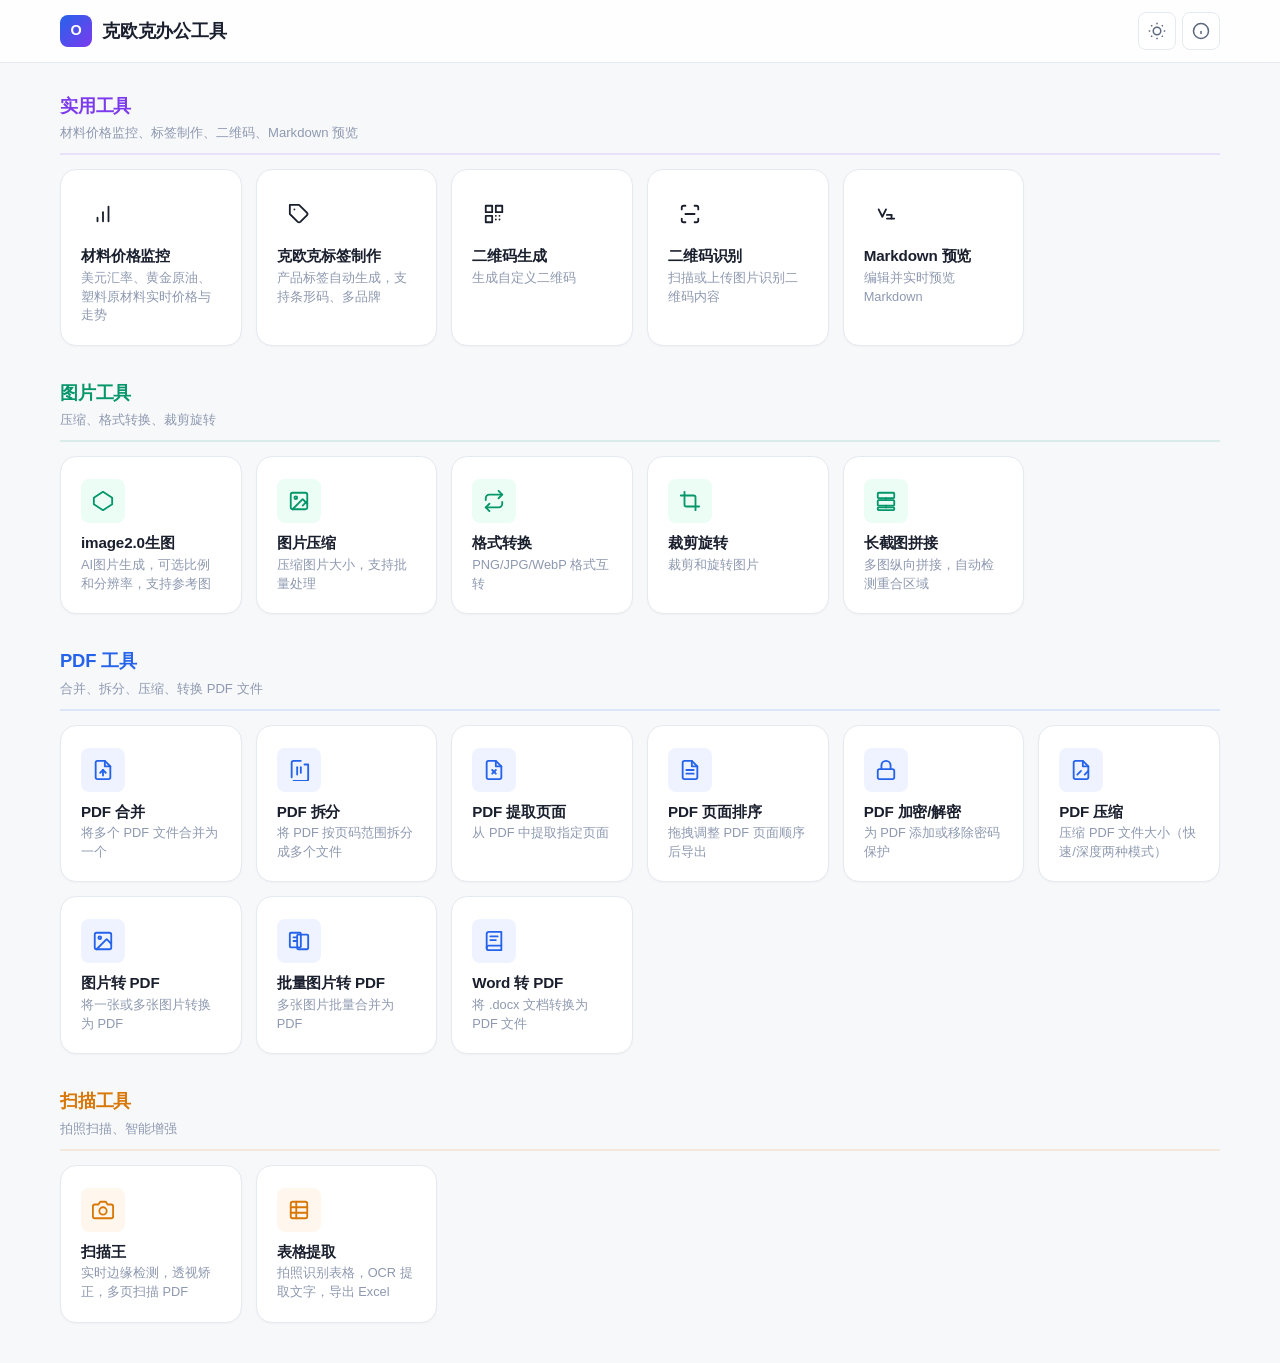
<file: index.html>
<!DOCTYPE html>
<html lang="zh-CN">
<head>
  <meta charset="UTF-8">
  <meta name="viewport" content="width=device-width, initial-scale=1.0, user-scalable=no">
  <meta name="theme-color" content="#2563EB">
  <meta name="apple-mobile-web-app-capable" content="yes">
  <meta name="apple-mobile-web-app-status-bar-style" content="black-translucent">
  <meta name="apple-mobile-web-app-title" content="克欧克办公工具">
  <title>克欧克办公工具</title>
  <link rel="manifest" href="manifest.json">
  <link rel="apple-touch-icon" href="assets/icons/icon-192.png">
  <link rel="stylesheet" href="css/style.css">
  <!-- Libraries loaded on-demand via js/loader.js -->
</head>
<body>
  <header class="app-header">
    <div class="header-inner">
      <a class="logo" href="#">
        <div class="logo-icon">O</div>
        <span>克欧克办公工具</span>
      </a>
      <div class="header-actions">
        <button class="icon-btn" id="themeToggle" title="切换深色模式" aria-label="切换深色模式">
          <svg class="icon-sun" width="18" height="18" viewBox="0 0 24 24" fill="none" stroke="currentColor" stroke-width="2"><circle cx="12" cy="12" r="5"/><line x1="12" y1="1" x2="12" y2="3"/><line x1="12" y1="21" x2="12" y2="23"/><line x1="4.22" y1="4.22" x2="5.64" y2="5.64"/><line x1="18.36" y1="18.36" x2="19.78" y2="19.78"/><line x1="1" y1="12" x2="3" y2="12"/><line x1="21" y1="12" x2="23" y2="12"/><line x1="4.22" y1="19.78" x2="5.64" y2="18.36"/><line x1="18.36" y1="5.64" x2="19.78" y2="4.22"/></svg>
          <svg class="icon-moon" width="18" height="18" viewBox="0 0 24 24" fill="none" stroke="currentColor" stroke-width="2"><path d="M21 12.79A9 9 0 1 1 11.21 3 7 7 0 0 0 21 12.79z"/></svg>
        </button>
        <button class="icon-btn" id="infoBtn" title="关于" aria-label="关于">
          <svg width="18" height="18" viewBox="0 0 24 24" fill="none" stroke="currentColor" stroke-width="2"><circle cx="12" cy="12" r="10"/><line x1="12" y1="16" x2="12" y2="12"/><line x1="12" y1="8" x2="12.01" y2="8"/></svg>
        </button>
      </div>
    </div>
  </header>

  <main class="main-content" id="mainContent">
    <div class="tool-home" id="cardsGrid"></div>
    <div class="tool-workspace hidden" id="toolWorkspace">
      <div class="back-nav">
        <button class="back-btn" id="backBtn">
          <svg width="16" height="16" viewBox="0 0 24 24" fill="none" stroke="currentColor" stroke-width="2"><polyline points="15 18 9 12 15 6"/></svg>
          返回
        </button>
      </div>
      <div class="tool-container" id="toolContainer"></div>
    </div>
  </main>

  <div class="toast-container" id="toastContainer"></div>

  <div class="modal-overlay hidden" id="aboutModal">
    <div class="modal-content">
      <h2>关于克欧克办公工具</h2>
      <p>纯前端本地运行，所有数据不上传服务器。</p>
      <p>替代 WPS / 夸克 中常见的付费功能。</p>
      <div class="feature-list">
        <span>PDF 合并/拆分/加密</span>
        <span>PDF 压缩（快速/深度）</span>
        <span>AI生图/图片压缩/转换/裁剪/长截图</span>
        <span>扫描王（实时边缘检测+多页PDF）</span>
        <span>Word 转 PDF</span>
        <span>材料价格/标签/二维码/Markdown</span>
      </div>
      <p class="version-text">v3.2 · 完全离线可用 · 纯前端</p>
      <button class="btn btn-primary modal-close">关闭</button>
    </div>
  </div>

  <script src="js/utils.js"></script>
  <script src="js/loader.js"></script>
  <script src="js/router.js"></script>
  <script src="js/tools/pdf-merge.js"></script>
  <script src="js/tools/pdf-split.js"></script>
  <script src="js/tools/pdf-extract.js"></script>
  <script src="js/tools/pdf-reorder.js"></script>
  <script src="js/tools/pdf-encrypt.js"></script>
  <script src="js/tools/pdf-compress.js"></script>
  <script src="js/tools/img2pdf.js"></script>
  <script src="js/tools/word2pdf.js"></script>
  <script src="js/tools/image-gen.js"></script>
  <script src="js/tools/img-compress.js"></script>
  <script src="js/tools/img-convert.js"></script>
  <script src="js/tools/img-crop.js"></script>
  <script src="js/tools/long-screenshot.js"></script>
  <script src="js/tools/scan-king.js"></script>
  <script src="js/tools/qrcode-gen.js"></script>
  <script src="js/tools/qrcode-scan.js"></script>
  <script src="js/tools/markdown.js"></script>
  <script src="js/tools/table-extract.js"></script>
  <script>
    document.addEventListener('DOMContentLoaded', () => { OfficeToolkit.init(); });
  </script>
  <script>
    if ('serviceWorker' in navigator) {
      navigator.serviceWorker.register('sw.js').catch(() => {});
    }
  </script>
</body>
</html>
</file>
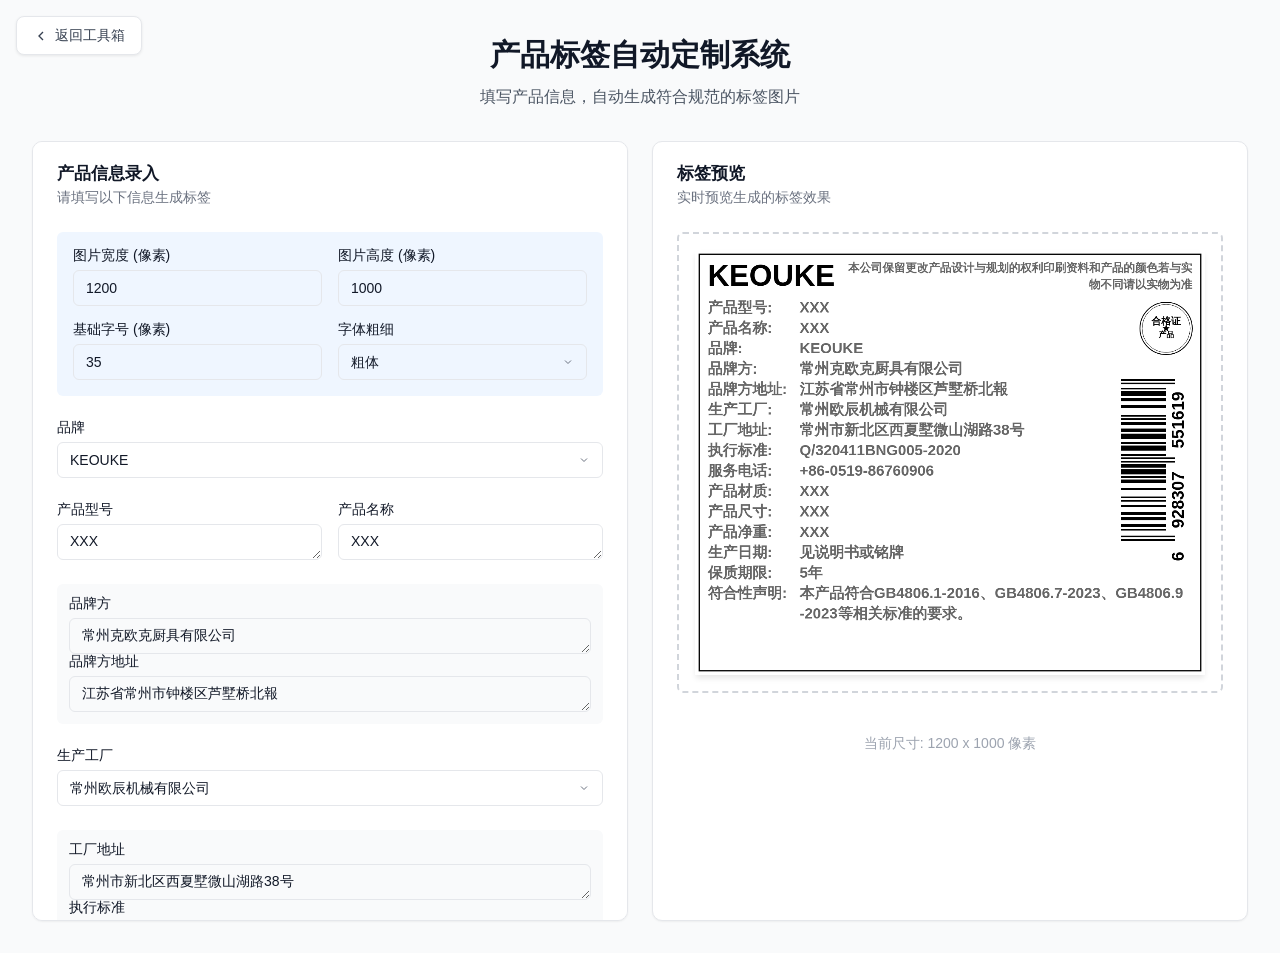
<file: label-generator.html>
<!DOCTYPE html>
<html lang="zh-CN">
<head>

<style>
.back-to-toolkit {
  position: fixed; top: 16px; left: 16px; z-index: 1000;
  display: inline-flex; align-items: center; gap: 6px;
  padding: 8px 16px;
  background: #fff; border: 1px solid #e5e7eb;
  border-radius: 8px; color: #374151; font-size: 0.875rem;
  font-family: "PingFang SC", sans-serif; cursor: pointer;
  text-decoration: none; box-shadow: 0 1px 3px rgba(0,0,0,0.08);
  transition: all 0.15s;
}
.back-to-toolkit:hover { background: #f9fafb; border-color: #d1d5db; }
.back-to-toolkit svg { width: 16px; height: 16px; }
</style>

<meta charset="UTF-8">
<meta name="viewport" content="width=device-width, initial-scale=1.0">
<title>标签自动生成-克欧克</title>
<style>
*, *::before, *::after { box-sizing: border-box; margin: 0; padding: 0; }
:root {
  --bg: #f9fafb;
  --card-bg: #ffffff;
  --border: #e5e7eb;
  --text-primary: #111827;
  --text-secondary: #6b7280;
  --text-muted: #9ca3af;
  --blue-50: #eff6ff;
  --purple-50: #faf5ff;
  --gray-50: #f9fafb;
  --primary: #1a1a1a;
  --primary-fg: #ffffff;
  --destructive: #ef4444;
  --radius: 0.625rem;
  --radius-sm: calc(0.625rem - 4px);
  --radius-md: calc(0.625rem - 2px);
  --radius-lg: 0.625rem;
  --shadow-sm: 0 1px 2px 0 rgba(0, 0, 0, 0.05);
}
body {
  font-family: "PingFang SC", "Hiragino Sans GB", "Microsoft YaHei", -apple-system, BlinkMacSystemFont, "Segoe UI", Roboto, "Helvetica Neue", Arial, sans-serif;
  background: var(--bg);
  color: var(--text-primary);
  min-height: 100vh;
  line-height: 1.5;
}
.container { max-width: 1280px; margin: 0 auto; padding: 1rem; }
@media (min-width: 768px) { .container { padding: 2rem; } }

.header { text-align: center; margin-bottom: 2rem; }
.header h1 { font-size: 1.875rem; font-weight: 700; color: #111827; margin-bottom: 0.5rem; }
.header p { color: #4b5563; }

.main-grid { display: grid; gap: 1.5rem; }
@media (min-width: 1024px) { .main-grid { grid-template-columns: 1fr 1fr; } }

.card {
  background: var(--card-bg);
  border: 1px solid var(--border);
  border-radius: var(--radius-lg);
  box-shadow: var(--shadow-sm);
  display: flex; flex-direction: column; gap: 1.5rem;
  padding: 1.5rem;
}
.card-header { display: flex; flex-direction: column; gap: 0.25rem; }
.card-title { font-weight: 600; font-size: 1.05rem; line-height: 1; }
.card-desc { color: var(--text-secondary); font-size: 0.875rem; }

.form-group { display: flex; flex-direction: column; gap: 0.5rem; }
.form-label { font-size: 0.875rem; font-weight: 500; line-height: 1; }

.form-input, .form-select, .form-textarea {
  height: 2.25rem; padding: 0 0.75rem;
  font-size: 0.875rem; font-family: inherit;
  background: transparent; border: 1px solid var(--border);
  border-radius: var(--radius-sm); color: var(--text-primary);
  outline: none; transition: border-color 0.15s, box-shadow 0.15s;
  width: 100%; min-width: 0;
}
.form-input:focus, .form-select:focus, .form-textarea:focus {
  border-color: #2563eb;
  box-shadow: 0 0 0 3px rgba(37, 99, 235, 0.15);
}
.form-select {
  appearance: none;
  background-image: url("data:image/svg+xml,%3Csvg xmlns='http://www.w3.org/2000/svg' width='12' height='12' viewBox='0 0 24 24' fill='none' stroke='%236b7280' stroke-width='2'%3E%3Cpath d='M6 9l6 6 6-6'/%3E%3C/svg%3E");
  background-repeat: no-repeat; background-position: right 0.75rem center;
  padding-right: 2rem; cursor: pointer;
}
.form-textarea { height: auto; min-height: 2.25rem; padding: 0.5rem 0.75rem; resize: vertical; }
.form-textarea.rows-3 { min-height: 5rem; }

.form-grid { display: grid; gap: 1rem; }
.form-grid-2 { grid-template-columns: 1fr 1fr; }
.form-grid-3 { grid-template-columns: 1fr 1fr 1fr; }

.section-blue { background: var(--blue-50); border-radius: var(--radius-sm); padding: 1rem; }
.section-purple { background: var(--purple-50); border-radius: var(--radius-sm); padding: 1rem; }
.section-gray { background: var(--gray-50); border-radius: var(--radius-sm); padding: 0.75rem; }

.btn-group { display: flex; gap: 0.5rem; }
.btn {
  display: inline-flex; align-items: center; justify-content: center; gap: 0.5rem;
  height: 2.25rem; padding: 0 1rem;
  font-size: 0.875rem; font-weight: 500; font-family: inherit;
  border-radius: var(--radius-sm); border: 1px solid transparent;
  cursor: pointer; transition: all 0.15s;
}
.btn-primary { background: var(--primary); color: var(--primary-fg); flex: 1; }
.btn-primary:hover { background: #333; }
.btn-outline { background: var(--card-bg); border-color: var(--border); color: var(--text-primary); }
.btn-outline:hover { background: #f9fafb; border-color: #d1d5db; }

.preview-container {
  display: flex; justify-content: center;
  border: 2px dashed #d1d5db;
  border-radius: var(--radius-sm); padding: 1rem; background: white;
}
.preview-container canvas { max-width: 100%; height: auto; box-shadow: 0 4px 6px -1px rgba(0,0,0,0.1); }

.size-hint { text-align: center; font-size: 0.875rem; color: var(--text-muted); margin-top: 1rem; }

@media (max-width: 639px) {
  .form-grid-2, .form-grid-3 { grid-template-columns: 1fr; }
}

.hidden { display: none !important; }
.form-input-barcode { font-family: ui-monospace, SFMono-Regular, Menlo, Monaco, Consolas, monospace; letter-spacing: 0.05em; }
</style>
</head>
<body>

<a href="index.html" class="back-to-toolkit">
  <svg viewBox="0 0 24 24" fill="none" stroke="currentColor" stroke-width="2"><polyline points="15 18 9 12 15 6"/></svg>
  返回工具箱
</a>

<div class="container">
  <div class="header">
    <h1>产品标签自动定制系统</h1>
    <p>填写产品信息，自动生成符合规范的标签图片</p>
  </div>

  <div class="main-grid">
    <!-- Left: Form -->
    <div class="card" style="overflow-y:auto;max-height:calc(100vh - 120px)">
      <div class="card-header">
        <div class="card-title">产品信息录入</div>
        <div class="card-desc">请填写以下信息生成标签</div>
      </div>

      <!-- Image Settings -->
      <div class="section-blue">
        <div class="form-grid form-grid-2">
          <div class="form-group"><label class="form-label" for="imageWidth">图片宽度 (像素)</label><input type="number" class="form-input" id="imageWidth" value="1200"></div>
          <div class="form-group"><label class="form-label" for="imageHeight">图片高度 (像素)</label><input type="number" class="form-input" id="imageHeight" value="1000"></div>
          <div class="form-group"><label class="form-label" for="fontSize">基础字号 (像素)</label><input type="number" class="form-input" id="fontSize" value="35" min="10" max="40"></div>
          <div class="form-group"><label class="form-label" for="fontWeight">字体粗细</label><select class="form-select" id="fontWeight"><option value="normal">正常</option><option value="bold" selected>粗体</option><option value="lighter">细体</option><option value="bolder">特粗</option></select></div>
        </div>
      </div>

      <!-- Brand -->
      <div class="form-group"><label class="form-label">品牌</label><select class="form-select" id="brand"><option value="KEOUKE" selected>KEOUKE</option><option value="LULUWOOD">LULUWOOD</option><option value="MAXCEYSEN">MAXCEYSEN</option><option value="MAXCEYSEN_KEOUKE">MAXCEYSEN® xKEOUKE® 联名款</option><option value="other">其他</option></select></div>

      <div id="customBrandGroup" class="form-group hidden"><label class="form-label" for="customBrand">自定义品牌名称</label><input class="form-input" id="customBrand" placeholder="请输入品牌名称"></div>

      <!-- Product info (2 columns) -->
      <div class="form-grid form-grid-2">
        <div class="form-group"><label class="form-label" for="productModel">产品型号</label><textarea class="form-textarea" id="productModel" rows="1">XXX</textarea></div>
        <div class="form-group"><label class="form-label" for="productName">产品名称</label><textarea class="form-textarea" id="productName" rows="1">XXX</textarea></div>
      </div>

      <!-- Brand info (gray bg for known brands, plain for "other") -->
      <div id="brandInfoKnown" class="section-gray">
        <div class="form-group"><label class="form-label" for="company">品牌方</label><textarea class="form-textarea" id="company" rows="1">常州克欧克厨具有限公司</textarea></div>
        <div class="form-group"><label class="form-label" for="address">品牌方地址</label><textarea class="form-textarea" id="address" rows="1">江苏省常州市钟楼区芦墅桥北堍</textarea></div>
      </div>
      <div id="brandInfoOther" class="hidden">
        <div class="form-group"><label class="form-label" for="customCompany">品牌方</label><input class="form-input" id="customCompany"></div>
        <div class="form-group"><label class="form-label" for="customAddress">品牌方地址</label><input class="form-input" id="customAddress"></div>
      </div>

      <!-- Factory -->
      <div class="form-group"><label class="form-label">生产工厂</label><select class="form-select" id="factory"></select></div>

      <div id="factoryKnown" class="section-gray">
        <div class="form-group"><label class="form-label" for="factoryAddress">工厂地址</label><textarea class="form-textarea" id="factoryAddress" rows="1">常州市新北区西夏墅微山湖路38号</textarea></div>
        <div class="form-group"><label class="form-label" for="standard">执行标准</label><textarea class="form-textarea" id="standard" rows="1">Q/320411BNG005-2020</textarea></div>
      </div>
      <div id="factoryOther" class="hidden">
        <div class="form-group"><label class="form-label" for="customFactory">自定义生产工厂</label><textarea class="form-textarea" id="customFactory" rows="1"></textarea></div>
        <div class="form-group"><label class="form-label" for="customFactoryAddress">工厂地址</label><textarea class="form-textarea" id="customFactoryAddress" rows="1"></textarea></div>
        <div class="form-group"><label class="form-label" for="customStandard">执行标准</label><textarea class="form-textarea" id="customStandard" rows="1"></textarea></div>
      </div>

      <!-- Contact & specs (3 columns) -->
      <div class="form-grid form-grid-3">
        <div class="form-group"><label class="form-label" for="servicePhone">服务电话</label><input class="form-input" id="servicePhone" value="+86-0519-86760906"></div>
        <div class="form-group"><label class="form-label" for="material">产品材质</label><textarea class="form-textarea" id="material" rows="1">XXX</textarea></div>
        <div class="form-group"><label class="form-label" for="size">产品尺寸</label><textarea class="form-textarea" id="size" rows="1">XXX</textarea></div>
      </div>

      <div class="form-grid form-grid-2">
        <div class="form-group"><label class="form-label" for="netWeight">产品净重</label><textarea class="form-textarea" id="netWeight" rows="1">XXX</textarea></div>
        <div class="form-group"><label class="form-label" for="shelfLife">保质期限</label><textarea class="form-textarea" id="shelfLife" rows="1">5年</textarea></div>
      </div>

      <!-- Production date -->
      <div class="form-group"><label class="form-label">生产日期</label><select class="form-select" id="productionDateType"><option value="date">选择日期</option><option value="text" selected>见说明书或铭牌</option></select></div>
      <div id="datePicker" class="form-group hidden"><label class="form-label" for="productionDate">选择生产日期</label><input type="date" class="form-input" id="productionDate"></div>

      <!-- Compliance -->
      <div class="form-group"><label class="form-label" for="complianceDeclaration">符合性声明</label><textarea class="form-textarea rows-3" id="complianceDeclaration">本产品符合GB4806.1-2016、GB4806.7-2023、GB4806.9-2023等相关标准的要求。</textarea></div>

      <!-- Barcode -->
      <div class="form-group"><label class="form-label" for="barcode">条码号码</label><input class="form-input form-input-barcode" id="barcode" value="6928307551619" placeholder="输入条码号码自动生成条形码"></div>

      <!-- Barcode position (purple bg) -->
      <div class="section-purple">
        <div class="form-grid form-grid-3">
          <div class="form-group"><label class="form-label" for="barcodeX">水平位置 (px)</label><input type="number" class="form-input" id="barcodeX" value="65" min="0" max="200"></div>
          <div class="form-group"><label class="form-label" for="barcodeY">垂直位置 (px)</label><input type="number" class="form-input" id="barcodeY" value="750" min="0" max="1000"></div>
          <div class="form-group"><label class="form-label" for="barcodeScale">大小缩放 (%)</label><input type="number" class="form-input" id="barcodeScale" value="117" min="50" max="200"></div>
        </div>
      </div>

      <!-- Buttons -->
      <div class="btn-group">
        <button class="btn btn-primary" id="btnExport">导出标签</button>
        <button class="btn btn-outline" id="btnReset">重置</button>
      </div>
    </div>

    <!-- Right: Preview -->
    <div class="card">
      <div class="card-header">
        <div class="card-title">标签预览</div>
        <div class="card-desc">实时预览生成的标签效果</div>
      </div>
      <div class="preview-container">
        <canvas id="labelCanvas" width="1200" height="1000"></canvas>
      </div>
      <div class="size-hint" id="sizeHint">当前尺寸: 1200 x 1000 像素</div>
    </div>
  </div>
</div>

<script>
/* JsBarcode v3.12.3 */
/*! JsBarcode v3.12.3 | (c) Johan Lindell | MIT license */
!function(t){var e={};function n(r){if(e[r])return e[r].exports;var o=e[r]={i:r,l:!1,exports:{}};return t[r].call(o.exports,o,o.exports,n),o.l=!0,o.exports}n.m=t,n.c=e,n.d=function(t,e,r){n.o(t,e)||Object.defineProperty(t,e,{enumerable:!0,get:r})},n.r=function(t){"undefined"!=typeof Symbol&&Symbol.toStringTag&&Object.defineProperty(t,Symbol.toStringTag,{value:"Module"}),Object.defineProperty(t,"__esModule",{value:!0})},n.t=function(t,e){if(1&e&&(t=n(t)),8&e)return t;if(4&e&&"object"==typeof t&&t&&t.__esModule)return t;var r=Object.create(null);if(n.r(r),Object.defineProperty(r,"default",{enumerable:!0,value:t}),2&e&&"string"!=typeof t)for(var o in t)n.d(r,o,function(e){return t[e]}.bind(null,o));return r},n.n=function(t){var e=t&&t.__esModule?function(){return t.default}:function(){return t};return n.d(e,"a",e),e},n.o=function(t,e){return Object.prototype.hasOwnProperty.call(t,e)},n.p="",n(n.s=16)}([function(t,e,n){"use strict";Object.defineProperty(e,"__esModule",{value:!0});e.default=function t(e,n){!function(t,e){if(!(t instanceof e))throw new TypeError("Cannot call a class as a function")}(this,t),this.data=e,this.text=n.text||e,this.options=n}},function(t,e,n){"use strict";var r;function o(t,e,n){return e in t?Object.defineProperty(t,e,{value:n,enumerable:!0,configurable:!0,writable:!0}):t[e]=n,t}Object.defineProperty(e,"__esModule",{value:!0});var i=e.SET_A=0,a=e.SET_B=1,u=e.SET_C=2,f=(e.SHIFT=98,e.START_A=103),c=e.START_B=104,s=e.START_C=105;e.MODULO=103,e.STOP=106,e.FNC1=207,e.SET_BY_CODE=(o(r={},f,i),o(r,c,a),o(r,s,u),r),e.SWAP={101:i,100:a,99:u},e.A_START_CHAR=String.fromCharCode(208),e.B_START_CHAR=String.fromCharCode(209),e.C_START_CHAR=String.fromCharCode(210),e.A_CHARS="[\0-_È-Ï]",e.B_CHARS="[ -È-Ï]",e.C_CHARS="(Ï*[0-9]{2}Ï*)",e.BARS=[11011001100,11001101100,11001100110,10010011e3,10010001100,10001001100,10011001e3,10011000100,10001100100,11001001e3,11001000100,11000100100,10110011100,10011011100,10011001110,10111001100,10011101100,10011100110,11001110010,11001011100,11001001110,11011100100,11001110100,11101101110,11101001100,11100101100,11100100110,11101100100,11100110100,11100110010,11011011e3,11011000110,11000110110,10100011e3,10001011e3,10001000110,10110001e3,10001101e3,10001100010,11010001e3,11000101e3,11000100010,10110111e3,10110001110,10001101110,10111011e3,10111000110,10001110110,11101110110,11010001110,11000101110,11011101e3,11011100010,11011101110,11101011e3,11101000110,11100010110,11101101e3,11101100010,11100011010,11101111010,11001000010,11110001010,1010011e4,10100001100,1001011e4,10010000110,10000101100,10000100110,1011001e4,10110000100,1001101e4,10011000010,10000110100,10000110010,11000010010,1100101e4,11110111010,11000010100,10001111010,10100111100,10010111100,10010011110,10111100100,10011110100,10011110010,11110100100,11110010100,11110010010,11011011110,11011110110,11110110110,10101111e3,10100011110,10001011110,10111101e3,10111100010,11110101e3,11110100010,10111011110,10111101110,11101011110,11110101110,11010000100,1101001e4,11010011100,1100011101011]},function(t,e,n){"use strict";Object.defineProperty(e,"__esModule",{value:!0});e.SIDE_BIN="101",e.MIDDLE_BIN="01010",e.BINARIES={L:["0001101","0011001","0010011","0111101","0100011","0110001","0101111","0111011","0110111","0001011"],G:["0100111","0110011","0011011","0100001","0011101","0111001","0000101","0010001","0001001","0010111"],R:["1110010","1100110","1101100","1000010","1011100","1001110","1010000","1000100","1001000","1110100"],O:["0001101","0011001","0010011","0111101","0100011","0110001","0101111","0111011","0110111","0001011"],E:["0100111","0110011","0011011","0100001","0011101","0111001","0000101","0010001","0001001","0010111"]},e.EAN2_STRUCTURE=["LL","LG","GL","GG"],e.EAN5_STRUCTURE=["GGLLL","GLGLL","GLLGL","GLLLG","LGGLL","LLGGL","LLLGG","LGLGL","LGLLG","LLGLG"],e.EAN13_STRUCTURE=["LLLLLL","LLGLGG","LLGGLG","LLGGGL","LGLLGG","LGGLLG","LGGGLL","LGLGLG","LGLGGL","LGGLGL"]},function(t,e,n){"use strict";Object.defineProperty(e,"__esModule",{value:!0});var r=n(2);e.default=function(t,e,n){var o=t.split("").map((function(t,n){return r.BINARIES[e[n]]})).map((function(e,n){return e?e[t[n]]:""}));if(n){var i=t.length-1;o=o.map((function(t,e){return e<i?t+n:t}))}return o.join("")}},function(t,e,n){"use strict";Object.defineProperty(e,"__esModule",{value:!0});var r,o=function(){function t(t,e){for(var n=0;n<e.length;n++){var r=e[n];r.enumerable=r.enumerable||!1,r.configurable=!0,"value"in r&&(r.writable=!0),Object.defineProperty(t,r.key,r)}}return function(e,n,r){return n&&t(e.prototype,n),r&&t(e,r),e}}(),i=n(0);var a=function(t){function e(t,n){return function(t,e){if(!(t instanceof e))throw new TypeError("Cannot call a class as a function")}(this,e),function(t,e){if(!t)throw new ReferenceError("this hasn't been initialised - super() hasn't been called");return!e||"object"!=typeof e&&"function"!=typeof e?t:e}(this,(e.__proto__||Object.getPrototypeOf(e)).call(this,t,n))}return function(t,e){if("function"!=typeof e&&null!==e)throw new TypeError("Super expression must either be null or a function, not "+typeof e);t.prototype=Object.create(e&&e.prototype,{constructor:{value:t,enumerable:!1,writable:!0,configurable:!0}}),e&&(Object.setPrototypeOf?Object.setPrototypeOf(t,e):t.__proto__=e)}(e,t),o(e,[{key:"encode",value:function(){for(var t="110",e=0;e<this.data.length;e++){var n=parseInt(this.data[e]).toString(2);n=u(n,4-n.length);for(var r=0;r<n.length;r++)t+="0"==n[r]?"100":"110"}return{data:t+="1001",text:this.text}}},{key:"valid",value:function(){return-1!==this.data.search(/^[0-9]+$/)}}]),e}(((r=i)&&r.__esModule?r:{default:r}).default);function u(t,e){for(var n=0;n<e;n++)t="0"+t;return t}e.default=a},function(t,e,n){"use strict";Object.defineProperty(e,"__esModule",{value:!0});var r,o=function(){function t(t,e){for(var n=0;n<e.length;n++){var r=e[n];r.enumerable=r.enumerable||!1,r.configurable=!0,"value"in r&&(r.writable=!0),Object.defineProperty(t,r.key,r)}}return function(e,n,r){return n&&t(e.prototype,n),r&&t(e,r),e}}(),i=n(0),a=(r=i)&&r.__esModule?r:{default:r},u=n(1);var f=function(t){function e(t,n){!function(t,e){if(!(t instanceof e))throw new TypeError("Cannot call a class as a function")}(this,e);var r=function(t,e){if(!t)throw new ReferenceError("this hasn't been initialised - super() hasn't been called");return!e||"object"!=typeof e&&"function"!=typeof e?t:e}(this,(e.__proto__||Object.getPrototypeOf(e)).call(this,t.substring(1),n));return r.bytes=t.split("").map((function(t){return t.charCodeAt(0)})),r}return function(t,e){if("function"!=typeof e&&null!==e)throw new TypeError("Super expression must either be null or a function, not "+typeof e);t.prototype=Object.create(e&&e.prototype,{constructor:{value:t,enumerable:!1,writable:!0,configurable:!0}}),e&&(Object.setPrototypeOf?Object.setPrototypeOf(t,e):t.__proto__=e)}(e,t),o(e,[{key:"valid",value:function(){return/^[\x00-\x7F\xC8-\xD3]+$/.test(this.data)}},{key:"encode",value:function(){var t=this.bytes,n=t.shift()-105,r=u.SET_BY_CODE[n];if(void 0===r)throw new RangeError("The encoding does not start with a start character.");!0===this.shouldEncodeAsEan128()&&t.unshift(u.FNC1);var o=e.next(t,1,r);return{text:this.text===this.data?this.text.replace(/[^\x20-\x7E]/g,""):this.text,data:e.getBar(n)+o.result+e.getBar((o.checksum+n)%u.MODULO)+e.getBar(u.STOP)}}},{key:"shouldEncodeAsEan128",value:function(){var t=this.options.ean128||!1;return"string"==typeof t&&(t="true"===t.toLowerCase()),t}}],[{key:"getBar",value:function(t){return u.BARS[t]?u.BARS[t].toString():""}},{key:"correctIndex",value:function(t,e){if(e===u.SET_A){var n=t.shift();return n<32?n+64:n-32}return e===u.SET_B?t.shift()-32:10*(t.shift()-48)+t.shift()-48}},{key:"next",value:function(t,n,r){if(!t.length)return{result:"",checksum:0};var o=void 0,i=void 0;if(t[0]>=200){i=t.shift()-105;var a=u.SWAP[i];void 0!==a?o=e.next(t,n+1,a):(r!==u.SET_A&&r!==u.SET_B||i!==u.SHIFT||(t[0]=r===u.SET_A?t[0]>95?t[0]-96:t[0]:t[0]<32?t[0]+96:t[0]),o=e.next(t,n+1,r))}else i=e.correctIndex(t,r),o=e.next(t,n+1,r);var f=i*n;return{result:e.getBar(i)+o.result,checksum:f+o.checksum}}}]),e}(a.default);e.default=f},function(t,e,n){"use strict";Object.defineProperty(e,"__esModule",{value:!0}),e.mod10=function(t){for(var e=0,n=0;n<t.length;n++){var r=parseInt(t[n]);(n+t.length)%2==0?e+=r:e+=2*r%10+Math.floor(2*r/10)}return(10-e%10)%10},e.mod11=function(t){for(var e=0,n=[2,3,4,5,6,7],r=0;r<t.length;r++){var o=parseInt(t[t.length-1-r]);e+=n[r%n.length]*o}return(11-e%11)%11}},function(t,e,n){"use strict";Object.defineProperty(e,"__esModule",{value:!0});var r=Object.assign||function(t){for(var e=1;e<arguments.length;e++){var n=arguments[e];for(var r in n)Object.prototype.hasOwnProperty.call(n,r)&&(t[r]=n[r])}return t};e.default=function(t,e){return r({},t,e)}},function(t,e,n){"use strict";Object.defineProperty(e,"__esModule",{value:!0});var r=function(){function t(t,e){for(var n=0;n<e.length;n++){var r=e[n];r.enumerable=r.enumerable||!1,r.configurable=!0,"value"in r&&(r.writable=!0),Object.defineProperty(t,r.key,r)}}return function(e,n,r){return n&&t(e.prototype,n),r&&t(e,r),e}}(),o=n(2),i=a(n(3));function a(t){return t&&t.__esModule?t:{default:t}}var u=function(t){function e(t,n){!function(t,e){if(!(t instanceof e))throw new TypeError("Cannot call a class as a function")}(this,e);var r=function(t,e){if(!t)throw new ReferenceError("this hasn't been initialised - super() hasn't been called");return!e||"object"!=typeof e&&"function"!=typeof e?t:e}(this,(e.__proto__||Object.getPrototypeOf(e)).call(this,t,n));return r.fontSize=!n.flat&&n.fontSize>10*n.width?10*n.width:n.fontSize,r.guardHeight=n.height+r.fontSize/2+n.textMargin,r}return function(t,e){if("function"!=typeof e&&null!==e)throw new TypeError("Super expression must either be null or a function, not "+typeof e);t.prototype=Object.create(e&&e.prototype,{constructor:{value:t,enumerable:!1,writable:!0,configurable:!0}}),e&&(Object.setPrototypeOf?Object.setPrototypeOf(t,e):t.__proto__=e)}(e,t),r(e,[{key:"encode",value:function(){return this.options.flat?this.encodeFlat():this.encodeGuarded()}},{key:"leftText",value:function(t,e){return this.text.substr(t,e)}},{key:"leftEncode",value:function(t,e){return(0,i.default)(t,e)}},{key:"rightText",value:function(t,e){return this.text.substr(t,e)}},{key:"rightEncode",value:function(t,e){return(0,i.default)(t,e)}},{key:"encodeGuarded",value:function(){var t={fontSize:this.fontSize},e={height:this.guardHeight};return[{data:o.SIDE_BIN,options:e},{data:this.leftEncode(),text:this.leftText(),options:t},{data:o.MIDDLE_BIN,options:e},{data:this.rightEncode(),text:this.rightText(),options:t},{data:o.SIDE_BIN,options:e}]}},{key:"encodeFlat",value:function(){return{data:[o.SIDE_BIN,this.leftEncode(),o.MIDDLE_BIN,this.rightEncode(),o.SIDE_BIN].join(""),text:this.text}}}]),e}(a(n(0)).default);e.default=u},function(t,e,n){"use strict";Object.defineProperty(e,"__esModule",{value:!0});var r=function(){function t(t,e){for(var n=0;n<e.length;n++){var r=e[n];r.enumerable=r.enumerable||!1,r.configurable=!0,"value"in r&&(r.writable=!0),Object.defineProperty(t,r.key,r)}}return function(e,n,r){return n&&t(e.prototype,n),r&&t(e,r),e}}();e.checksum=u;var o=i(n(3));function i(t){return t&&t.__esModule?t:{default:t}}var a=function(t){function e(t,n){!function(t,e){if(!(t instanceof e))throw new TypeError("Cannot call a class as a function")}(this,e),-1!==t.search(/^[0-9]{11}$/)&&(t+=u(t));var r=function(t,e){if(!t)throw new ReferenceError("this hasn't been initialised - super() hasn't been called");return!e||"object"!=typeof e&&"function"!=typeof e?t:e}(this,(e.__proto__||Object.getPrototypeOf(e)).call(this,t,n));return r.displayValue=n.displayValue,n.fontSize>10*n.width?r.fontSize=10*n.width:r.fontSize=n.fontSize,r.guardHeight=n.height+r.fontSize/2+n.textMargin,r}return function(t,e){if("function"!=typeof e&&null!==e)throw new TypeError("Super expression must either be null or a function, not "+typeof e);t.prototype=Object.create(e&&e.prototype,{constructor:{value:t,enumerable:!1,writable:!0,configurable:!0}}),e&&(Object.setPrototypeOf?Object.setPrototypeOf(t,e):t.__proto__=e)}(e,t),r(e,[{key:"valid",value:function(){return-1!==this.data.search(/^[0-9]{12}$/)&&this.data[11]==u(this.data)}},{key:"encode",value:function(){return this.options.flat?this.flatEncoding():this.guardedEncoding()}},{key:"flatEncoding",value:function(){var t="";return t+="101",t+=(0,o.default)(this.data.substr(0,6),"LLLLLL"),t+="01010",t+=(0,o.default)(this.data.substr(6,6),"RRRRRR"),{data:t+="101",text:this.text}}},{key:"guardedEncoding",value:function(){var t=[];return this.displayValue&&t.push({data:"00000000",text:this.text.substr(0,1),options:{textAlign:"left",fontSize:this.fontSize}}),t.push({data:"101"+(0,o.default)(this.data[0],"L"),options:{height:this.guardHeight}}),t.push({data:(0,o.default)(this.data.substr(1,5),"LLLLL"),text:this.text.substr(1,5),options:{fontSize:this.fontSize}}),t.push({data:"01010",options:{height:this.guardHeight}}),t.push({data:(0,o.default)(this.data.substr(6,5),"RRRRR"),text:this.text.substr(6,5),options:{fontSize:this.fontSize}}),t.push({data:(0,o.default)(this.data[11],"R")+"101",options:{height:this.guardHeight}}),this.displayValue&&t.push({data:"00000000",text:this.text.substr(11,1),options:{textAlign:"right",fontSize:this.fontSize}}),t}}]),e}(i(n(0)).default);function u(t){var e,n=0;for(e=1;e<11;e+=2)n+=parseInt(t[e]);for(e=0;e<11;e+=2)n+=3*parseInt(t[e]);return(10-n%10)%10}e.default=a},function(t,e,n){"use strict";Object.defineProperty(e,"__esModule",{value:!0});var r,o=function(){function t(t,e){for(var n=0;n<e.length;n++){var r=e[n];r.enumerable=r.enumerable||!1,r.configurable=!0,"value"in r&&(r.writable=!0),Object.defineProperty(t,r.key,r)}}return function(e,n,r){return n&&t(e.prototype,n),r&&t(e,r),e}}(),i=n(32),a=n(0);function u(t,e){if(!(t instanceof e))throw new TypeError("Cannot call a class as a function")}function f(t,e){if(!t)throw new ReferenceError("this hasn't been initialised - super() hasn't been called");return!e||"object"!=typeof e&&"function"!=typeof e?t:e}var c=function(t){function e(){return u(this,e),f(this,(e.__proto__||Object.getPrototypeOf(e)).apply(this,arguments))}return function(t,e){if("function"!=typeof e&&null!==e)throw new TypeError("Super expression must either be null or a function, not "+typeof e);t.prototype=Object.create(e&&e.prototype,{constructor:{value:t,enumerable:!1,writable:!0,configurable:!0}}),e&&(Object.setPrototypeOf?Object.setPrototypeOf(t,e):t.__proto__=e)}(e,t),o(e,[{key:"valid",value:function(){return-1!==this.data.search(/^([0-9]{2})+$/)}},{key:"encode",value:function(){var t=this,e=this.data.match(/.{2}/g).map((function(e){return t.encodePair(e)})).join("");return{data:i.START_BIN+e+i.END_BIN,text:this.text}}},{key:"encodePair",value:function(t){var e=i.BINARIES[t[1]];return i.BINARIES[t[0]].split("").map((function(t,n){return("1"===t?"111":"1")+("1"===e[n]?"000":"0")})).join("")}}]),e}(((r=a)&&r.__esModule?r:{default:r}).default);e.default=c},function(t,e,n){"use strict";Object.defineProperty(e,"__esModule",{value:!0});var r,o=function(){function t(t,e){for(var n=0;n<e.length;n++){var r=e[n];r.enumerable=r.enumerable||!1,r.configurable=!0,"value"in r&&(r.writable=!0),Object.defineProperty(t,r.key,r)}}return function(e,n,r){return n&&t(e.prototype,n),r&&t(e,r),e}}(),i=n(42),a=n(0);var u=function(t){function e(t,n){return function(t,e){if(!(t instanceof e))throw new TypeError("Cannot call a class as a function")}(this,e),function(t,e){if(!t)throw new ReferenceError("this hasn't been initialised - super() hasn't been called");return!e||"object"!=typeof e&&"function"!=typeof e?t:e}(this,(e.__proto__||Object.getPrototypeOf(e)).call(this,t,n))}return function(t,e){if("function"!=typeof e&&null!==e)throw new TypeError("Super expression must either be null or a function, not "+typeof e);t.prototype=Object.create(e&&e.prototype,{constructor:{value:t,enumerable:!1,writable:!0,configurable:!0}}),e&&(Object.setPrototypeOf?Object.setPrototypeOf(t,e):t.__proto__=e)}(e,t),o(e,[{key:"valid",value:function(){return/^[0-9A-Z\-. $/+%]+$/.test(this.data)}},{key:"encode",value:function(){var t=this.data.split("").flatMap((function(t){return i.MULTI_SYMBOLS[t]||t})),n=t.map((function(t){return e.getEncoding(t)})).join(""),r=e.checksum(t,20),o=e.checksum(t.concat(r),15);return{text:this.text,data:e.getEncoding("ÿ")+n+e.getEncoding(r)+e.getEncoding(o)+e.getEncoding("ÿ")+"1"}}}],[{key:"getEncoding",value:function(t){return i.BINARIES[e.symbolValue(t)]}},{key:"getSymbol",value:function(t){return i.SYMBOLS[t]}},{key:"symbolValue",value:function(t){return i.SYMBOLS.indexOf(t)}},{key:"checksum",value:function(t,n){var r=t.slice().reverse().reduce((function(t,r,o){var i=o%n+1;return t+e.symbolValue(r)*i}),0);return e.getSymbol(r%47)}}]),e}(((r=a)&&r.__esModule?r:{default:r}).default);e.default=u},function(t,e,n){"use strict";Object.defineProperty(e,"__esModule",{value:!0}),e.default=function(t){var e=["width","height","textMargin","fontSize","margin","marginTop","marginBottom","marginLeft","marginRight"];for(var n in e)e.hasOwnProperty(n)&&(n=e[n],"string"==typeof t[n]&&(t[n]=parseInt(t[n],10)));"string"==typeof t.displayValue&&(t.displayValue="false"!=t.displayValue);return t}},function(t,e,n){"use strict";Object.defineProperty(e,"__esModule",{value:!0});var r={width:2,height:100,format:"auto",displayValue:!0,fontOptions:"",font:"monospace",text:void 0,textAlign:"center",textPosition:"bottom",textMargin:2,fontSize:20,background:"#ffffff",lineColor:"#000000",margin:10,marginTop:void 0,marginBottom:void 0,marginLeft:void 0,marginRight:void 0,valid:function(){}};e.default=r},function(t,e,n){"use strict";Object.defineProperty(e,"__esModule",{value:!0}),e.getTotalWidthOfEncodings=e.calculateEncodingAttributes=e.getBarcodePadding=e.getEncodingHeight=e.getMaximumHeightOfEncodings=void 0;var r,o=n(7),i=(r=o)&&r.__esModule?r:{default:r};function a(t,e){return e.height+(e.displayValue&&t.text.length>0?e.fontSize+e.textMargin:0)+e.marginTop+e.marginBottom}function u(t,e,n){if(n.displayValue&&e<t){if("center"==n.textAlign)return Math.floor((t-e)/2);if("left"==n.textAlign)return 0;if("right"==n.textAlign)return Math.floor(t-e)}return 0}function f(t,e,n){var r;if(n)r=n;else{if("undefined"==typeof document)return 0;r=document.createElement("canvas").getContext("2d")}r.font=e.fontOptions+" "+e.fontSize+"px "+e.font;var o=r.measureText(t);return o?o.width:0}e.getMaximumHeightOfEncodings=function(t){for(var e=0,n=0;n<t.length;n++)t[n].height>e&&(e=t[n].height);return e},e.getEncodingHeight=a,e.getBarcodePadding=u,e.calculateEncodingAttributes=function(t,e,n){for(var r=0;r<t.length;r++){var o,c=t[r],s=(0,i.default)(e,c.options);o=s.displayValue?f(c.text,s,n):0;var l=c.data.length*s.width;c.width=Math.ceil(Math.max(o,l)),c.height=a(c,s),c.barcodePadding=u(o,l,s)}},e.getTotalWidthOfEncodings=function(t){for(var e=0,n=0;n<t.length;n++)e+=t[n].width;return e}},function(t,e,n){"use strict";function r(t,e){if(!(t instanceof e))throw new TypeError("Cannot call a class as a function")}function o(t,e){if(!t)throw new ReferenceError("this hasn't been initialised - super() hasn't been called");return!e||"object"!=typeof e&&"function"!=typeof e?t:e}function i(t,e){if("function"!=typeof e&&null!==e)throw new TypeError("Super expression must either be null or a function, not "+typeof e);t.prototype=Object.create(e&&e.prototype,{constructor:{value:t,enumerable:!1,writable:!0,configurable:!0}}),e&&(Object.setPrototypeOf?Object.setPrototypeOf(t,e):t.__proto__=e)}Object.defineProperty(e,"__esModule",{value:!0});var a=function(t){function e(t,n){r(this,e);var i=o(this,(e.__proto__||Object.getPrototypeOf(e)).call(this));return i.name="InvalidInputException",i.symbology=t,i.input=n,i.message='"'+i.input+'" is not a valid input for '+i.symbology,i}return i(e,Error),e}(),u=function(t){function e(){r(this,e);var t=o(this,(e.__proto__||Object.getPrototypeOf(e)).call(this));return t.name="InvalidElementException",t.message="Not supported type to render on",t}return i(e,Error),e}(),f=function(t){function e(){r(this,e);var t=o(this,(e.__proto__||Object.getPrototypeOf(e)).call(this));return t.name="NoElementException",t.message="No element to render on.",t}return i(e,Error),e}();e.InvalidInputException=a,e.InvalidElementException=u,e.NoElementException=f},function(t,e,n){"use strict";var r=p(n(17)),o=p(n(7)),i=p(n(45)),a=p(n(46)),u=p(n(47)),f=p(n(12)),c=p(n(53)),s=n(15),l=p(n(13));function p(t){return t&&t.__esModule?t:{default:t}}var d=function(){},h=function(t,e,n){var r=new d;if(void 0===t)throw Error("No element to render on was provided.");return r._renderProperties=(0,u.default)(t),r._encodings=[],r._options=l.default,r._errorHandler=new c.default(r),void 0!==e&&((n=n||{}).format||(n.format=_()),r.options(n)[n.format](e,n).render()),r};for(var y in h.getModule=function(t){return r.default[t]},r.default)r.default.hasOwnProperty(y)&&b(r.default,y);function b(t,e){d.prototype[e]=d.prototype[e.toUpperCase()]=d.prototype[e.toLowerCase()]=function(n,r){var i=this;return i._errorHandler.wrapBarcodeCall((function(){r.text=void 0===r.text?void 0:""+r.text;var a=(0,o.default)(i._options,r);a=(0,f.default)(a);var u=t[e],c=v(n,u,a);return i._encodings.push(c),i}))}}function v(t,e,n){var r=new e(t=""+t,n);if(!r.valid())throw new s.InvalidInputException(r.constructor.name,t);var a=r.encode();a=(0,i.default)(a);for(var u=0;u<a.length;u++)a[u].options=(0,o.default)(n,a[u].options);return a}function _(){return r.default.CODE128?"CODE128":Object.keys(r.default)[0]}function g(t,e,n){e=(0,i.default)(e);for(var r=0;r<e.length;r++)e[r].options=(0,o.default)(n,e[r].options),(0,a.default)(e[r].options);(0,a.default)(n),new(0,t.renderer)(t.element,e,n).render(),t.afterRender&&t.afterRender()}d.prototype.options=function(t){return this._options=(0,o.default)(this._options,t),this},d.prototype.blank=function(t){var e=new Array(t+1).join("0");return this._encodings.push({data:e}),this},d.prototype.init=function(){var t;if(this._renderProperties)for(var e in Array.isArray(this._renderProperties)||(this._renderProperties=[this._renderProperties]),this._renderProperties){t=this._renderProperties[e];var n=(0,o.default)(this._options,t.options);"auto"==n.format&&(n.format=_()),this._errorHandler.wrapBarcodeCall((function(){var e=v(n.value,r.default[n.format.toUpperCase()],n);g(t,e,n)}))}},d.prototype.render=function(){if(!this._renderProperties)throw new s.NoElementException;if(Array.isArray(this._renderProperties))for(var t=0;t<this._renderProperties.length;t++)g(this._renderProperties[t],this._encodings,this._options);else g(this._renderProperties,this._encodings,this._options);return this},d.prototype._defaults=l.default,"undefined"!=typeof window&&(window.JsBarcode=h),"undefined"!=typeof jQuery&&(jQuery.fn.JsBarcode=function(t,e){var n=[];return jQuery(this).each((function(){n.push(this)})),h(n,t,e)}),t.exports=h},function(t,e,n){"use strict";Object.defineProperty(e,"__esModule",{value:!0});var r=n(18),o=n(19),i=n(25),a=n(31),u=n(34),f=n(39),c=n(40),s=n(41),l=n(44);e.default={CODE39:r.CODE39,CODE128:o.CODE128,CODE128A:o.CODE128A,CODE128B:o.CODE128B,CODE128C:o.CODE128C,EAN13:i.EAN13,EAN8:i.EAN8,EAN5:i.EAN5,EAN2:i.EAN2,UPC:i.UPC,UPCE:i.UPCE,ITF14:a.ITF14,ITF:a.ITF,MSI:u.MSI,MSI10:u.MSI10,MSI11:u.MSI11,MSI1010:u.MSI1010,MSI1110:u.MSI1110,pharmacode:f.pharmacode,codabar:c.codabar,CODE93:s.CODE93,CODE93FullASCII:s.CODE93FullASCII,GenericBarcode:l.GenericBarcode}},function(t,e,n){"use strict";Object.defineProperty(e,"__esModule",{value:!0}),e.CODE39=void 0;var r,o=function(){function t(t,e){for(var n=0;n<e.length;n++){var r=e[n];r.enumerable=r.enumerable||!1,r.configurable=!0,"value"in r&&(r.writable=!0),Object.defineProperty(t,r.key,r)}}return function(e,n,r){return n&&t(e.prototype,n),r&&t(e,r),e}}(),i=n(0);var a=function(t){function e(t,n){return function(t,e){if(!(t instanceof e))throw new TypeError("Cannot call a class as a function")}(this,e),t=t.toUpperCase(),n.mod43&&(t+=function(t){return u[t]}(function(t){for(var e=0,n=0;n<t.length;n++)e+=s(t[n]);return e%=43}(t))),function(t,e){if(!t)throw new ReferenceError("this hasn't been initialised - super() hasn't been called");return!e||"object"!=typeof e&&"function"!=typeof e?t:e}(this,(e.__proto__||Object.getPrototypeOf(e)).call(this,t,n))}return function(t,e){if("function"!=typeof e&&null!==e)throw new TypeError("Super expression must either be null or a function, not "+typeof e);t.prototype=Object.create(e&&e.prototype,{constructor:{value:t,enumerable:!1,writable:!0,configurable:!0}}),e&&(Object.setPrototypeOf?Object.setPrototypeOf(t,e):t.__proto__=e)}(e,t),o(e,[{key:"encode",value:function(){for(var t=c("*"),e=0;e<this.data.length;e++)t+=c(this.data[e])+"0";return{data:t+=c("*"),text:this.text}}},{key:"valid",value:function(){return-1!==this.data.search(/^[0-9A-Z\-\.\ \$\/\+\%]+$/)}}]),e}(((r=i)&&r.__esModule?r:{default:r}).default),u=["0","1","2","3","4","5","6","7","8","9","A","B","C","D","E","F","G","H","I","J","K","L","M","N","O","P","Q","R","S","T","U","V","W","X","Y","Z","-","."," ","$","/","+","%","*"],f=[20957,29783,23639,30485,20951,29813,23669,20855,29789,23645,29975,23831,30533,22295,30149,24005,21623,29981,23837,22301,30023,23879,30545,22343,30161,24017,21959,30065,23921,22385,29015,18263,29141,17879,29045,18293,17783,29021,18269,17477,17489,17681,20753,35770];function c(t){return function(t){return f[t].toString(2)}(s(t))}function s(t){return u.indexOf(t)}e.CODE39=a},function(t,e,n){"use strict";Object.defineProperty(e,"__esModule",{value:!0}),e.CODE128C=e.CODE128B=e.CODE128A=e.CODE128=void 0;var r=u(n(20)),o=u(n(22)),i=u(n(23)),a=u(n(24));function u(t){return t&&t.__esModule?t:{default:t}}e.CODE128=r.default,e.CODE128A=o.default,e.CODE128B=i.default,e.CODE128C=a.default},function(t,e,n){"use strict";Object.defineProperty(e,"__esModule",{value:!0});var r=i(n(5)),o=i(n(21));function i(t){return t&&t.__esModule?t:{default:t}}function a(t,e){if(!t)throw new ReferenceError("this hasn't been initialised - super() hasn't been called");return!e||"object"!=typeof e&&"function"!=typeof e?t:e}var u=function(t){function e(t,n){if(function(t,e){if(!(t instanceof e))throw new TypeError("Cannot call a class as a function")}(this,e),/^[\x00-\x7F\xC8-\xD3]+$/.test(t))var r=a(this,(e.__proto__||Object.getPrototypeOf(e)).call(this,(0,o.default)(t),n));else r=a(this,(e.__proto__||Object.getPrototypeOf(e)).call(this,t,n));return a(r)}return function(t,e){if("function"!=typeof e&&null!==e)throw new TypeError("Super expression must either be null or a function, not "+typeof e);t.prototype=Object.create(e&&e.prototype,{constructor:{value:t,enumerable:!1,writable:!0,configurable:!0}}),e&&(Object.setPrototypeOf?Object.setPrototypeOf(t,e):t.__proto__=e)}(e,t),e}(r.default);e.default=u},function(t,e,n){"use strict";Object.defineProperty(e,"__esModule",{value:!0});var r=n(1),o=function(t){return t.match(new RegExp("^"+r.A_CHARS+"*"))[0].length},i=function(t){return t.match(new RegExp("^"+r.B_CHARS+"*"))[0].length},a=function(t){return t.match(new RegExp("^"+r.C_CHARS+"*"))[0]};function u(t,e){var n=e?r.A_CHARS:r.B_CHARS,o=t.match(new RegExp("^("+n+"+?)(([0-9]{2}){2,})([^0-9]|$)"));if(o)return o[1]+String.fromCharCode(204)+f(t.substring(o[1].length));var i=t.match(new RegExp("^"+n+"+"))[0];return i.length===t.length?t:i+String.fromCharCode(e?205:206)+u(t.substring(i.length),!e)}function f(t){var e=a(t),n=e.length;if(n===t.length)return t;t=t.substring(n);var r=o(t)>=i(t);return e+String.fromCharCode(r?206:205)+u(t,r)}e.default=function(t){var e=void 0;if(a(t).length>=2)e=r.C_START_CHAR+f(t);else{var n=o(t)>i(t);e=(n?r.A_START_CHAR:r.B_START_CHAR)+u(t,n)}return e.replace(/[\xCD\xCE]([^])[\xCD\xCE]/,(function(t,e){return String.fromCharCode(203)+e}))}},function(t,e,n){"use strict";Object.defineProperty(e,"__esModule",{value:!0});var r,o=function(){function t(t,e){for(var n=0;n<e.length;n++){var r=e[n];r.enumerable=r.enumerable||!1,r.configurable=!0,"value"in r&&(r.writable=!0),Object.defineProperty(t,r.key,r)}}return function(e,n,r){return n&&t(e.prototype,n),r&&t(e,r),e}}(),i=n(5),a=(r=i)&&r.__esModule?r:{default:r},u=n(1);var f=function(t){function e(t,n){return function(t,e){if(!(t instanceof e))throw new TypeError("Cannot call a class as a function")}(this,e),function(t,e){if(!t)throw new ReferenceError("this hasn't been initialised - super() hasn't been called");return!e||"object"!=typeof e&&"function"!=typeof e?t:e}(this,(e.__proto__||Object.getPrototypeOf(e)).call(this,u.A_START_CHAR+t,n))}return function(t,e){if("function"!=typeof e&&null!==e)throw new TypeError("Super expression must either be null or a function, not "+typeof e);t.prototype=Object.create(e&&e.prototype,{constructor:{value:t,enumerable:!1,writable:!0,configurable:!0}}),e&&(Object.setPrototypeOf?Object.setPrototypeOf(t,e):t.__proto__=e)}(e,t),o(e,[{key:"valid",value:function(){return new RegExp("^"+u.A_CHARS+"+$").test(this.data)}}]),e}(a.default);e.default=f},function(t,e,n){"use strict";Object.defineProperty(e,"__esModule",{value:!0});var r,o=function(){function t(t,e){for(var n=0;n<e.length;n++){var r=e[n];r.enumerable=r.enumerable||!1,r.configurable=!0,"value"in r&&(r.writable=!0),Object.defineProperty(t,r.key,r)}}return function(e,n,r){return n&&t(e.prototype,n),r&&t(e,r),e}}(),i=n(5),a=(r=i)&&r.__esModule?r:{default:r},u=n(1);var f=function(t){function e(t,n){return function(t,e){if(!(t instanceof e))throw new TypeError("Cannot call a class as a function")}(this,e),function(t,e){if(!t)throw new ReferenceError("this hasn't been initialised - super() hasn't been called");return!e||"object"!=typeof e&&"function"!=typeof e?t:e}(this,(e.__proto__||Object.getPrototypeOf(e)).call(this,u.B_START_CHAR+t,n))}return function(t,e){if("function"!=typeof e&&null!==e)throw new TypeError("Super expression must either be null or a function, not "+typeof e);t.prototype=Object.create(e&&e.prototype,{constructor:{value:t,enumerable:!1,writable:!0,configurable:!0}}),e&&(Object.setPrototypeOf?Object.setPrototypeOf(t,e):t.__proto__=e)}(e,t),o(e,[{key:"valid",value:function(){return new RegExp("^"+u.B_CHARS+"+$").test(this.data)}}]),e}(a.default);e.default=f},function(t,e,n){"use strict";Object.defineProperty(e,"__esModule",{value:!0});var r,o=function(){function t(t,e){for(var n=0;n<e.length;n++){var r=e[n];r.enumerable=r.enumerable||!1,r.configurable=!0,"value"in r&&(r.writable=!0),Object.defineProperty(t,r.key,r)}}return function(e,n,r){return n&&t(e.prototype,n),r&&t(e,r),e}}(),i=n(5),a=(r=i)&&r.__esModule?r:{default:r},u=n(1);var f=function(t){function e(t,n){return function(t,e){if(!(t instanceof e))throw new TypeError("Cannot call a class as a function")}(this,e),function(t,e){if(!t)throw new ReferenceError("this hasn't been initialised - super() hasn't been called");return!e||"object"!=typeof e&&"function"!=typeof e?t:e}(this,(e.__proto__||Object.getPrototypeOf(e)).call(this,u.C_START_CHAR+t,n))}return function(t,e){if("function"!=typeof e&&null!==e)throw new TypeError("Super expression must either be null or a function, not "+typeof e);t.prototype=Object.create(e&&e.prototype,{constructor:{value:t,enumerable:!1,writable:!0,configurable:!0}}),e&&(Object.setPrototypeOf?Object.setPrototypeOf(t,e):t.__proto__=e)}(e,t),o(e,[{key:"valid",value:function(){return new RegExp("^"+u.C_CHARS+"+$").test(this.data)}}]),e}(a.default);e.default=f},function(t,e,n){"use strict";Object.defineProperty(e,"__esModule",{value:!0}),e.UPCE=e.UPC=e.EAN2=e.EAN5=e.EAN8=e.EAN13=void 0;var r=c(n(26)),o=c(n(27)),i=c(n(28)),a=c(n(29)),u=c(n(9)),f=c(n(30));function c(t){return t&&t.__esModule?t:{default:t}}e.EAN13=r.default,e.EAN8=o.default,e.EAN5=i.default,e.EAN2=a.default,e.UPC=u.default,e.UPCE=f.default},function(t,e,n){"use strict";Object.defineProperty(e,"__esModule",{value:!0});var r,o=function(){function t(t,e){for(var n=0;n<e.length;n++){var r=e[n];r.enumerable=r.enumerable||!1,r.configurable=!0,"value"in r&&(r.writable=!0),Object.defineProperty(t,r.key,r)}}return function(e,n,r){return n&&t(e.prototype,n),r&&t(e,r),e}}(),i=function t(e,n,r){null===e&&(e=Function.prototype);var o=Object.getOwnPropertyDescriptor(e,n);if(void 0===o){var i=Object.getPrototypeOf(e);return null===i?void 0:t(i,n,r)}if("value"in o)return o.value;var a=o.get;return void 0!==a?a.call(r):void 0},a=n(2),u=n(8),f=(r=u)&&r.__esModule?r:{default:r};var c=function(t){return(10-t.substr(0,12).split("").map((function(t){return+t})).reduce((function(t,e,n){return n%2?t+3*e:t+e}),0)%10)%10},s=function(t){function e(t,n){!function(t,e){if(!(t instanceof e))throw new TypeError("Cannot call a class as a function")}(this,e),-1!==t.search(/^[0-9]{12}$/)&&(t+=c(t));var r=function(t,e){if(!t)throw new ReferenceError("this hasn't been initialised - super() hasn't been called");return!e||"object"!=typeof e&&"function"!=typeof e?t:e}(this,(e.__proto__||Object.getPrototypeOf(e)).call(this,t,n));return r.lastChar=n.lastChar,r}return function(t,e){if("function"!=typeof e&&null!==e)throw new TypeError("Super expression must either be null or a function, not "+typeof e);t.prototype=Object.create(e&&e.prototype,{constructor:{value:t,enumerable:!1,writable:!0,configurable:!0}}),e&&(Object.setPrototypeOf?Object.setPrototypeOf(t,e):t.__proto__=e)}(e,t),o(e,[{key:"valid",value:function(){return-1!==this.data.search(/^[0-9]{13}$/)&&+this.data[12]===c(this.data)}},{key:"leftText",value:function(){return i(e.prototype.__proto__||Object.getPrototypeOf(e.prototype),"leftText",this).call(this,1,6)}},{key:"leftEncode",value:function(){var t=this.data.substr(1,6),n=a.EAN13_STRUCTURE[this.data[0]];return i(e.prototype.__proto__||Object.getPrototypeOf(e.prototype),"leftEncode",this).call(this,t,n)}},{key:"rightText",value:function(){return i(e.prototype.__proto__||Object.getPrototypeOf(e.prototype),"rightText",this).call(this,7,6)}},{key:"rightEncode",value:function(){var t=this.data.substr(7,6);return i(e.prototype.__proto__||Object.getPrototypeOf(e.prototype),"rightEncode",this).call(this,t,"RRRRRR")}},{key:"encodeGuarded",value:function(){var t=i(e.prototype.__proto__||Object.getPrototypeOf(e.prototype),"encodeGuarded",this).call(this);return this.options.displayValue&&(t.unshift({data:"000000000000",text:this.text.substr(0,1),options:{textAlign:"left",fontSize:this.fontSize}}),this.options.lastChar&&(t.push({data:"00"}),t.push({data:"00000",text:this.options.lastChar,options:{fontSize:this.fontSize}}))),t}}]),e}(f.default);e.default=s},function(t,e,n){"use strict";Object.defineProperty(e,"__esModule",{value:!0});var r,o=function(){function t(t,e){for(var n=0;n<e.length;n++){var r=e[n];r.enumerable=r.enumerable||!1,r.configurable=!0,"value"in r&&(r.writable=!0),Object.defineProperty(t,r.key,r)}}return function(e,n,r){return n&&t(e.prototype,n),r&&t(e,r),e}}(),i=function t(e,n,r){null===e&&(e=Function.prototype);var o=Object.getOwnPropertyDescriptor(e,n);if(void 0===o){var i=Object.getPrototypeOf(e);return null===i?void 0:t(i,n,r)}if("value"in o)return o.value;var a=o.get;return void 0!==a?a.call(r):void 0},a=n(8),u=(r=a)&&r.__esModule?r:{default:r};var f=function(t){return(10-t.substr(0,7).split("").map((function(t){return+t})).reduce((function(t,e,n){return n%2?t+e:t+3*e}),0)%10)%10},c=function(t){function e(t,n){return function(t,e){if(!(t instanceof e))throw new TypeError("Cannot call a class as a function")}(this,e),-1!==t.search(/^[0-9]{7}$/)&&(t+=f(t)),function(t,e){if(!t)throw new ReferenceError("this hasn't been initialised - super() hasn't been called");return!e||"object"!=typeof e&&"function"!=typeof e?t:e}(this,(e.__proto__||Object.getPrototypeOf(e)).call(this,t,n))}return function(t,e){if("function"!=typeof e&&null!==e)throw new TypeError("Super expression must either be null or a function, not "+typeof e);t.prototype=Object.create(e&&e.prototype,{constructor:{value:t,enumerable:!1,writable:!0,configurable:!0}}),e&&(Object.setPrototypeOf?Object.setPrototypeOf(t,e):t.__proto__=e)}(e,t),o(e,[{key:"valid",value:function(){return-1!==this.data.search(/^[0-9]{8}$/)&&+this.data[7]===f(this.data)}},{key:"leftText",value:function(){return i(e.prototype.__proto__||Object.getPrototypeOf(e.prototype),"leftText",this).call(this,0,4)}},{key:"leftEncode",value:function(){var t=this.data.substr(0,4);return i(e.prototype.__proto__||Object.getPrototypeOf(e.prototype),"leftEncode",this).call(this,t,"LLLL")}},{key:"rightText",value:function(){return i(e.prototype.__proto__||Object.getPrototypeOf(e.prototype),"rightText",this).call(this,4,4)}},{key:"rightEncode",value:function(){var t=this.data.substr(4,4);return i(e.prototype.__proto__||Object.getPrototypeOf(e.prototype),"rightEncode",this).call(this,t,"RRRR")}}]),e}(u.default);e.default=c},function(t,e,n){"use strict";Object.defineProperty(e,"__esModule",{value:!0});var r=function(){function t(t,e){for(var n=0;n<e.length;n++){var r=e[n];r.enumerable=r.enumerable||!1,r.configurable=!0,"value"in r&&(r.writable=!0),Object.defineProperty(t,r.key,r)}}return function(e,n,r){return n&&t(e.prototype,n),r&&t(e,r),e}}(),o=n(2),i=u(n(3)),a=u(n(0));function u(t){return t&&t.__esModule?t:{default:t}}var f=function(t){function e(t,n){return function(t,e){if(!(t instanceof e))throw new TypeError("Cannot call a class as a function")}(this,e),function(t,e){if(!t)throw new ReferenceError("this hasn't been initialised - super() hasn't been called");return!e||"object"!=typeof e&&"function"!=typeof e?t:e}(this,(e.__proto__||Object.getPrototypeOf(e)).call(this,t,n))}return function(t,e){if("function"!=typeof e&&null!==e)throw new TypeError("Super expression must either be null or a function, not "+typeof e);t.prototype=Object.create(e&&e.prototype,{constructor:{value:t,enumerable:!1,writable:!0,configurable:!0}}),e&&(Object.setPrototypeOf?Object.setPrototypeOf(t,e):t.__proto__=e)}(e,t),r(e,[{key:"valid",value:function(){return-1!==this.data.search(/^[0-9]{5}$/)}},{key:"encode",value:function(){var t,e=o.EAN5_STRUCTURE[(t=this.data,t.split("").map((function(t){return+t})).reduce((function(t,e,n){return n%2?t+9*e:t+3*e}),0)%10)];return{data:"1011"+(0,i.default)(this.data,e,"01"),text:this.text}}}]),e}(a.default);e.default=f},function(t,e,n){"use strict";Object.defineProperty(e,"__esModule",{value:!0});var r=function(){function t(t,e){for(var n=0;n<e.length;n++){var r=e[n];r.enumerable=r.enumerable||!1,r.configurable=!0,"value"in r&&(r.writable=!0),Object.defineProperty(t,r.key,r)}}return function(e,n,r){return n&&t(e.prototype,n),r&&t(e,r),e}}(),o=n(2),i=a(n(3));function a(t){return t&&t.__esModule?t:{default:t}}var u=function(t){function e(t,n){return function(t,e){if(!(t instanceof e))throw new TypeError("Cannot call a class as a function")}(this,e),function(t,e){if(!t)throw new ReferenceError("this hasn't been initialised - super() hasn't been called");return!e||"object"!=typeof e&&"function"!=typeof e?t:e}(this,(e.__proto__||Object.getPrototypeOf(e)).call(this,t,n))}return function(t,e){if("function"!=typeof e&&null!==e)throw new TypeError("Super expression must either be null or a function, not "+typeof e);t.prototype=Object.create(e&&e.prototype,{constructor:{value:t,enumerable:!1,writable:!0,configurable:!0}}),e&&(Object.setPrototypeOf?Object.setPrototypeOf(t,e):t.__proto__=e)}(e,t),r(e,[{key:"valid",value:function(){return-1!==this.data.search(/^[0-9]{2}$/)}},{key:"encode",value:function(){var t=o.EAN2_STRUCTURE[parseInt(this.data)%4];return{data:"1011"+(0,i.default)(this.data,t,"01"),text:this.text}}}]),e}(a(n(0)).default);e.default=u},function(t,e,n){"use strict";Object.defineProperty(e,"__esModule",{value:!0});var r=function(){function t(t,e){for(var n=0;n<e.length;n++){var r=e[n];r.enumerable=r.enumerable||!1,r.configurable=!0,"value"in r&&(r.writable=!0),Object.defineProperty(t,r.key,r)}}return function(e,n,r){return n&&t(e.prototype,n),r&&t(e,r),e}}(),o=u(n(3)),i=u(n(0)),a=n(9);function u(t){return t&&t.__esModule?t:{default:t}}function f(t,e){if(!t)throw new ReferenceError("this hasn't been initialised - super() hasn't been called");return!e||"object"!=typeof e&&"function"!=typeof e?t:e}var c=["XX00000XXX","XX10000XXX","XX20000XXX","XXX00000XX","XXXX00000X","XXXXX00005","XXXXX00006","XXXXX00007","XXXXX00008","XXXXX00009"],s=[["EEEOOO","OOOEEE"],["EEOEOO","OOEOEE"],["EEOOEO","OOEEOE"],["EEOOOE","OOEEEO"],["EOEEOO","OEOOEE"],["EOOEEO","OEEOOE"],["EOOOEE","OEEEOO"],["EOEOEO","OEOEOE"],["EOEOOE","OEOEEO"],["EOOEOE","OEEOEO"]],l=function(t){function e(t,n){!function(t,e){if(!(t instanceof e))throw new TypeError("Cannot call a class as a function")}(this,e);var r=f(this,(e.__proto__||Object.getPrototypeOf(e)).call(this,t,n));if(r.isValid=!1,-1!==t.search(/^[0-9]{6}$/))r.middleDigits=t,r.upcA=p(t,"0"),r.text=n.text||""+r.upcA[0]+t+r.upcA[r.upcA.length-1],r.isValid=!0;else{if(-1===t.search(/^[01][0-9]{7}$/))return f(r);if(r.middleDigits=t.substring(1,t.length-1),r.upcA=p(r.middleDigits,t[0]),r.upcA[r.upcA.length-1]!==t[t.length-1])return f(r);r.isValid=!0}return r.displayValue=n.displayValue,n.fontSize>10*n.width?r.fontSize=10*n.width:r.fontSize=n.fontSize,r.guardHeight=n.height+r.fontSize/2+n.textMargin,r}return function(t,e){if("function"!=typeof e&&null!==e)throw new TypeError("Super expression must either be null or a function, not "+typeof e);t.prototype=Object.create(e&&e.prototype,{constructor:{value:t,enumerable:!1,writable:!0,configurable:!0}}),e&&(Object.setPrototypeOf?Object.setPrototypeOf(t,e):t.__proto__=e)}(e,t),r(e,[{key:"valid",value:function(){return this.isValid}},{key:"encode",value:function(){return this.options.flat?this.flatEncoding():this.guardedEncoding()}},{key:"flatEncoding",value:function(){var t="";return t+="101",t+=this.encodeMiddleDigits(),{data:t+="010101",text:this.text}}},{key:"guardedEncoding",value:function(){var t=[];return this.displayValue&&t.push({data:"00000000",text:this.text[0],options:{textAlign:"left",fontSize:this.fontSize}}),t.push({data:"101",options:{height:this.guardHeight}}),t.push({data:this.encodeMiddleDigits(),text:this.text.substring(1,7),options:{fontSize:this.fontSize}}),t.push({data:"010101",options:{height:this.guardHeight}}),this.displayValue&&t.push({data:"00000000",text:this.text[7],options:{textAlign:"right",fontSize:this.fontSize}}),t}},{key:"encodeMiddleDigits",value:function(){var t=this.upcA[0],e=this.upcA[this.upcA.length-1],n=s[parseInt(e)][parseInt(t)];return(0,o.default)(this.middleDigits,n)}}]),e}(i.default);function p(t,e){for(var n=parseInt(t[t.length-1]),r=c[n],o="",i=0,u=0;u<r.length;u++){var f=r[u];o+="X"===f?t[i++]:f}return""+(o=""+e+o)+(0,a.checksum)(o)}e.default=l},function(t,e,n){"use strict";Object.defineProperty(e,"__esModule",{value:!0}),e.ITF14=e.ITF=void 0;var r=i(n(10)),o=i(n(33));function i(t){return t&&t.__esModule?t:{default:t}}e.ITF=r.default,e.ITF14=o.default},function(t,e,n){"use strict";Object.defineProperty(e,"__esModule",{value:!0});e.START_BIN="1010",e.END_BIN="11101",e.BINARIES=["00110","10001","01001","11000","00101","10100","01100","00011","10010","01010"]},function(t,e,n){"use strict";Object.defineProperty(e,"__esModule",{value:!0});var r,o=function(){function t(t,e){for(var n=0;n<e.length;n++){var r=e[n];r.enumerable=r.enumerable||!1,r.configurable=!0,"value"in r&&(r.writable=!0),Object.defineProperty(t,r.key,r)}}return function(e,n,r){return n&&t(e.prototype,n),r&&t(e,r),e}}(),i=n(10),a=(r=i)&&r.__esModule?r:{default:r};var u=function(t){var e=t.substr(0,13).split("").map((function(t){return parseInt(t,10)})).reduce((function(t,e,n){return t+e*(3-n%2*2)}),0);return 10*Math.ceil(e/10)-e},f=function(t){function e(t,n){return function(t,e){if(!(t instanceof e))throw new TypeError("Cannot call a class as a function")}(this,e),-1!==t.search(/^[0-9]{13}$/)&&(t+=u(t)),function(t,e){if(!t)throw new ReferenceError("this hasn't been initialised - super() hasn't been called");return!e||"object"!=typeof e&&"function"!=typeof e?t:e}(this,(e.__proto__||Object.getPrototypeOf(e)).call(this,t,n))}return function(t,e){if("function"!=typeof e&&null!==e)throw new TypeError("Super expression must either be null or a function, not "+typeof e);t.prototype=Object.create(e&&e.prototype,{constructor:{value:t,enumerable:!1,writable:!0,configurable:!0}}),e&&(Object.setPrototypeOf?Object.setPrototypeOf(t,e):t.__proto__=e)}(e,t),o(e,[{key:"valid",value:function(){return-1!==this.data.search(/^[0-9]{14}$/)&&+this.data[13]===u(this.data)}}]),e}(a.default);e.default=f},function(t,e,n){"use strict";Object.defineProperty(e,"__esModule",{value:!0}),e.MSI1110=e.MSI1010=e.MSI11=e.MSI10=e.MSI=void 0;var r=f(n(4)),o=f(n(35)),i=f(n(36)),a=f(n(37)),u=f(n(38));function f(t){return t&&t.__esModule?t:{default:t}}e.MSI=r.default,e.MSI10=o.default,e.MSI11=i.default,e.MSI1010=a.default,e.MSI1110=u.default},function(t,e,n){"use strict";Object.defineProperty(e,"__esModule",{value:!0});var r,o=n(4),i=(r=o)&&r.__esModule?r:{default:r},a=n(6);var u=function(t){function e(t,n){return function(t,e){if(!(t instanceof e))throw new TypeError("Cannot call a class as a function")}(this,e),function(t,e){if(!t)throw new ReferenceError("this hasn't been initialised - super() hasn't been called");return!e||"object"!=typeof e&&"function"!=typeof e?t:e}(this,(e.__proto__||Object.getPrototypeOf(e)).call(this,t+(0,a.mod10)(t),n))}return function(t,e){if("function"!=typeof e&&null!==e)throw new TypeError("Super expression must either be null or a function, not "+typeof e);t.prototype=Object.create(e&&e.prototype,{constructor:{value:t,enumerable:!1,writable:!0,configurable:!0}}),e&&(Object.setPrototypeOf?Object.setPrototypeOf(t,e):t.__proto__=e)}(e,t),e}(i.default);e.default=u},function(t,e,n){"use strict";Object.defineProperty(e,"__esModule",{value:!0});var r,o=n(4),i=(r=o)&&r.__esModule?r:{default:r},a=n(6);var u=function(t){function e(t,n){return function(t,e){if(!(t instanceof e))throw new TypeError("Cannot call a class as a function")}(this,e),function(t,e){if(!t)throw new ReferenceError("this hasn't been initialised - super() hasn't been called");return!e||"object"!=typeof e&&"function"!=typeof e?t:e}(this,(e.__proto__||Object.getPrototypeOf(e)).call(this,t+(0,a.mod11)(t),n))}return function(t,e){if("function"!=typeof e&&null!==e)throw new TypeError("Super expression must either be null or a function, not "+typeof e);t.prototype=Object.create(e&&e.prototype,{constructor:{value:t,enumerable:!1,writable:!0,configurable:!0}}),e&&(Object.setPrototypeOf?Object.setPrototypeOf(t,e):t.__proto__=e)}(e,t),e}(i.default);e.default=u},function(t,e,n){"use strict";Object.defineProperty(e,"__esModule",{value:!0});var r,o=n(4),i=(r=o)&&r.__esModule?r:{default:r},a=n(6);var u=function(t){function e(t,n){return function(t,e){if(!(t instanceof e))throw new TypeError("Cannot call a class as a function")}(this,e),t+=(0,a.mod10)(t),t+=(0,a.mod10)(t),function(t,e){if(!t)throw new ReferenceError("this hasn't been initialised - super() hasn't been called");return!e||"object"!=typeof e&&"function"!=typeof e?t:e}(this,(e.__proto__||Object.getPrototypeOf(e)).call(this,t,n))}return function(t,e){if("function"!=typeof e&&null!==e)throw new TypeError("Super expression must either be null or a function, not "+typeof e);t.prototype=Object.create(e&&e.prototype,{constructor:{value:t,enumerable:!1,writable:!0,configurable:!0}}),e&&(Object.setPrototypeOf?Object.setPrototypeOf(t,e):t.__proto__=e)}(e,t),e}(i.default);e.default=u},function(t,e,n){"use strict";Object.defineProperty(e,"__esModule",{value:!0});var r,o=n(4),i=(r=o)&&r.__esModule?r:{default:r},a=n(6);var u=function(t){function e(t,n){return function(t,e){if(!(t instanceof e))throw new TypeError("Cannot call a class as a function")}(this,e),t+=(0,a.mod11)(t),t+=(0,a.mod10)(t),function(t,e){if(!t)throw new ReferenceError("this hasn't been initialised - super() hasn't been called");return!e||"object"!=typeof e&&"function"!=typeof e?t:e}(this,(e.__proto__||Object.getPrototypeOf(e)).call(this,t,n))}return function(t,e){if("function"!=typeof e&&null!==e)throw new TypeError("Super expression must either be null or a function, not "+typeof e);t.prototype=Object.create(e&&e.prototype,{constructor:{value:t,enumerable:!1,writable:!0,configurable:!0}}),e&&(Object.setPrototypeOf?Object.setPrototypeOf(t,e):t.__proto__=e)}(e,t),e}(i.default);e.default=u},function(t,e,n){"use strict";Object.defineProperty(e,"__esModule",{value:!0}),e.pharmacode=void 0;var r,o=function(){function t(t,e){for(var n=0;n<e.length;n++){var r=e[n];r.enumerable=r.enumerable||!1,r.configurable=!0,"value"in r&&(r.writable=!0),Object.defineProperty(t,r.key,r)}}return function(e,n,r){return n&&t(e.prototype,n),r&&t(e,r),e}}(),i=n(0);var a=function(t){function e(t,n){!function(t,e){if(!(t instanceof e))throw new TypeError("Cannot call a class as a function")}(this,e);var r=function(t,e){if(!t)throw new ReferenceError("this hasn't been initialised - super() hasn't been called");return!e||"object"!=typeof e&&"function"!=typeof e?t:e}(this,(e.__proto__||Object.getPrototypeOf(e)).call(this,t,n));return r.number=parseInt(t,10),r}return function(t,e){if("function"!=typeof e&&null!==e)throw new TypeError("Super expression must either be null or a function, not "+typeof e);t.prototype=Object.create(e&&e.prototype,{constructor:{value:t,enumerable:!1,writable:!0,configurable:!0}}),e&&(Object.setPrototypeOf?Object.setPrototypeOf(t,e):t.__proto__=e)}(e,t),o(e,[{key:"encode",value:function(){for(var t=this.number,e="";!isNaN(t)&&0!=t;)t%2==0?(e="11100"+e,t=(t-2)/2):(e="100"+e,t=(t-1)/2);return{data:e=e.slice(0,-2),text:this.text}}},{key:"valid",value:function(){return this.number>=3&&this.number<=131070}}]),e}(((r=i)&&r.__esModule?r:{default:r}).default);e.pharmacode=a},function(t,e,n){"use strict";Object.defineProperty(e,"__esModule",{value:!0}),e.codabar=void 0;var r,o=function(){function t(t,e){for(var n=0;n<e.length;n++){var r=e[n];r.enumerable=r.enumerable||!1,r.configurable=!0,"value"in r&&(r.writable=!0),Object.defineProperty(t,r.key,r)}}return function(e,n,r){return n&&t(e.prototype,n),r&&t(e,r),e}}(),i=n(0);var a=function(t){function e(t,n){!function(t,e){if(!(t instanceof e))throw new TypeError("Cannot call a class as a function")}(this,e),0===t.search(/^[0-9\-\$\:\.\+\/]+$/)&&(t="A"+t+"A");var r=function(t,e){if(!t)throw new ReferenceError("this hasn't been initialised - super() hasn't been called");return!e||"object"!=typeof e&&"function"!=typeof e?t:e}(this,(e.__proto__||Object.getPrototypeOf(e)).call(this,t.toUpperCase(),n));return r.text=r.options.text||r.text.replace(/[A-D]/g,""),r}return function(t,e){if("function"!=typeof e&&null!==e)throw new TypeError("Super expression must either be null or a function, not "+typeof e);t.prototype=Object.create(e&&e.prototype,{constructor:{value:t,enumerable:!1,writable:!0,configurable:!0}}),e&&(Object.setPrototypeOf?Object.setPrototypeOf(t,e):t.__proto__=e)}(e,t),o(e,[{key:"valid",value:function(){return-1!==this.data.search(/^[A-D][0-9\-\$\:\.\+\/]+[A-D]$/)}},{key:"encode",value:function(){for(var t=[],e=this.getEncodings(),n=0;n<this.data.length;n++)t.push(e[this.data.charAt(n)]),n!==this.data.length-1&&t.push("0");return{text:this.text,data:t.join("")}}},{key:"getEncodings",value:function(){return{0:"101010011",1:"101011001",2:"101001011",3:"110010101",4:"101101001",5:"110101001",6:"100101011",7:"100101101",8:"100110101",9:"110100101","-":"101001101",$:"101100101",":":"1101011011","/":"1101101011",".":"1101101101","+":"1011011011",A:"1011001001",B:"1001001011",C:"1010010011",D:"1010011001"}}}]),e}(((r=i)&&r.__esModule?r:{default:r}).default);e.codabar=a},function(t,e,n){"use strict";Object.defineProperty(e,"__esModule",{value:!0}),e.CODE93FullASCII=e.CODE93=void 0;var r=i(n(11)),o=i(n(43));function i(t){return t&&t.__esModule?t:{default:t}}e.CODE93=r.default,e.CODE93FullASCII=o.default},function(t,e,n){"use strict";Object.defineProperty(e,"__esModule",{value:!0});e.SYMBOLS=["0","1","2","3","4","5","6","7","8","9","A","B","C","D","E","F","G","H","I","J","K","L","M","N","O","P","Q","R","S","T","U","V","W","X","Y","Z","-","."," ","$","/","+","%","($)","(%)","(/)","(+)","ÿ"],e.BINARIES=["100010100","101001000","101000100","101000010","100101000","100100100","100100010","101010000","100010010","100001010","110101000","110100100","110100010","110010100","110010010","110001010","101101000","101100100","101100010","100110100","100011010","101011000","101001100","101000110","100101100","100010110","110110100","110110010","110101100","110100110","110010110","110011010","101101100","101100110","100110110","100111010","100101110","111010100","111010010","111001010","101101110","101110110","110101110","100100110","111011010","111010110","100110010","101011110"],e.MULTI_SYMBOLS={"\0":["(%)","U"],"":["($)","A"],"":["($)","B"],"":["($)","C"],"":["($)","D"],"":["($)","E"],"":["($)","F"],"":["($)","G"],"\b":["($)","H"],"\t":["($)","I"],"\n":["($)","J"],"\v":["($)","K"],"\f":["($)","L"],"\r":["($)","M"],"":["($)","N"],"":["($)","O"],"":["($)","P"],"":["($)","Q"],"":["($)","R"],"":["($)","S"],"":["($)","T"],"":["($)","U"],"":["($)","V"],"":["($)","W"],"":["($)","X"],"":["($)","Y"],"":["($)","Z"],"":["(%)","A"],"":["(%)","B"],"":["(%)","C"],"":["(%)","D"],"":["(%)","E"],"!":["(/)","A"],'"':["(/)","B"],"#":["(/)","C"],"&":["(/)","F"],"'":["(/)","G"],"(":["(/)","H"],")":["(/)","I"],"*":["(/)","J"],",":["(/)","L"],":":["(/)","Z"],";":["(%)","F"],"<":["(%)","G"],"=":["(%)","H"],">":["(%)","I"],"?":["(%)","J"],"@":["(%)","V"],"[":["(%)","K"],"\\":["(%)","L"],"]":["(%)","M"],"^":["(%)","N"],_:["(%)","O"],"`":["(%)","W"],a:["(+)","A"],b:["(+)","B"],c:["(+)","C"],d:["(+)","D"],e:["(+)","E"],f:["(+)","F"],g:["(+)","G"],h:["(+)","H"],i:["(+)","I"],j:["(+)","J"],k:["(+)","K"],l:["(+)","L"],m:["(+)","M"],n:["(+)","N"],o:["(+)","O"],p:["(+)","P"],q:["(+)","Q"],r:["(+)","R"],s:["(+)","S"],t:["(+)","T"],u:["(+)","U"],v:["(+)","V"],w:["(+)","W"],x:["(+)","X"],y:["(+)","Y"],z:["(+)","Z"],"{":["(%)","P"],"|":["(%)","Q"],"}":["(%)","R"],"~":["(%)","S"],"":["(%)","T"]}},function(t,e,n){"use strict";Object.defineProperty(e,"__esModule",{value:!0});var r,o=function(){function t(t,e){for(var n=0;n<e.length;n++){var r=e[n];r.enumerable=r.enumerable||!1,r.configurable=!0,"value"in r&&(r.writable=!0),Object.defineProperty(t,r.key,r)}}return function(e,n,r){return n&&t(e.prototype,n),r&&t(e,r),e}}(),i=n(11);var a=function(t){function e(t,n){return function(t,e){if(!(t instanceof e))throw new TypeError("Cannot call a class as a function")}(this,e),function(t,e){if(!t)throw new ReferenceError("this hasn't been initialised - super() hasn't been called");return!e||"object"!=typeof e&&"function"!=typeof e?t:e}(this,(e.__proto__||Object.getPrototypeOf(e)).call(this,t,n))}return function(t,e){if("function"!=typeof e&&null!==e)throw new TypeError("Super expression must either be null or a function, not "+typeof e);t.prototype=Object.create(e&&e.prototype,{constructor:{value:t,enumerable:!1,writable:!0,configurable:!0}}),e&&(Object.setPrototypeOf?Object.setPrototypeOf(t,e):t.__proto__=e)}(e,t),o(e,[{key:"valid",value:function(){return/^[\x00-\x7f]+$/.test(this.data)}}]),e}(((r=i)&&r.__esModule?r:{default:r}).default);e.default=a},function(t,e,n){"use strict";Object.defineProperty(e,"__esModule",{value:!0}),e.GenericBarcode=void 0;var r,o=function(){function t(t,e){for(var n=0;n<e.length;n++){var r=e[n];r.enumerable=r.enumerable||!1,r.configurable=!0,"value"in r&&(r.writable=!0),Object.defineProperty(t,r.key,r)}}return function(e,n,r){return n&&t(e.prototype,n),r&&t(e,r),e}}(),i=n(0);var a=function(t){function e(t,n){return function(t,e){if(!(t instanceof e))throw new TypeError("Cannot call a class as a function")}(this,e),function(t,e){if(!t)throw new ReferenceError("this hasn't been initialised - super() hasn't been called");return!e||"object"!=typeof e&&"function"!=typeof e?t:e}(this,(e.__proto__||Object.getPrototypeOf(e)).call(this,t,n))}return function(t,e){if("function"!=typeof e&&null!==e)throw new TypeError("Super expression must either be null or a function, not "+typeof e);t.prototype=Object.create(e&&e.prototype,{constructor:{value:t,enumerable:!1,writable:!0,configurable:!0}}),e&&(Object.setPrototypeOf?Object.setPrototypeOf(t,e):t.__proto__=e)}(e,t),o(e,[{key:"encode",value:function(){return{data:"10101010101010101010101010101010101010101",text:this.text}}},{key:"valid",value:function(){return!0}}]),e}(((r=i)&&r.__esModule?r:{default:r}).default);e.GenericBarcode=a},function(t,e,n){"use strict";Object.defineProperty(e,"__esModule",{value:!0}),e.default=function(t){var e=[];return function t(n){if(Array.isArray(n))for(var r=0;r<n.length;r++)t(n[r]);else n.text=n.text||"",n.data=n.data||"",e.push(n)}(t),e}},function(t,e,n){"use strict";Object.defineProperty(e,"__esModule",{value:!0}),e.default=function(t){return t.marginTop=t.marginTop||t.margin,t.marginBottom=t.marginBottom||t.margin,t.marginRight=t.marginRight||t.margin,t.marginLeft=t.marginLeft||t.margin,t}},function(t,e,n){"use strict";Object.defineProperty(e,"__esModule",{value:!0});var r="function"==typeof Symbol&&"symbol"==typeof Symbol.iterator?function(t){return typeof t}:function(t){return t&&"function"==typeof Symbol&&t.constructor===Symbol&&t!==Symbol.prototype?"symbol":typeof t},o=u(n(48)),i=u(n(49)),a=n(15);function u(t){return t&&t.__esModule?t:{default:t}}function f(t){if("string"==typeof t)return function(t){var e=document.querySelectorAll(t);if(0===e.length)return;for(var n=[],r=0;r<e.length;r++)n.push(f(e[r]));return n}(t);if(Array.isArray(t)){for(var e=[],n=0;n<t.length;n++)e.push(f(t[n]));return e}if("undefined"!=typeof HTMLCanvasElement&&t instanceof HTMLImageElement)return u=t,{element:c=document.createElement("canvas"),options:(0,o.default)(u),renderer:i.default.CanvasRenderer,afterRender:function(){u.setAttribute("src",c.toDataURL())}};if(t&&t.nodeName&&"svg"===t.nodeName.toLowerCase()||"undefined"!=typeof SVGElement&&t instanceof SVGElement)return{element:t,options:(0,o.default)(t),renderer:i.default.SVGRenderer};if("undefined"!=typeof HTMLCanvasElement&&t instanceof HTMLCanvasElement)return{element:t,options:(0,o.default)(t),renderer:i.default.CanvasRenderer};if(t&&t.getContext)return{element:t,renderer:i.default.CanvasRenderer};if(t&&"object"===(void 0===t?"undefined":r(t))&&!t.nodeName)return{element:t,renderer:i.default.ObjectRenderer};throw new a.InvalidElementException;var u,c}e.default=f},function(t,e,n){"use strict";Object.defineProperty(e,"__esModule",{value:!0});var r=i(n(12)),o=i(n(13));function i(t){return t&&t.__esModule?t:{default:t}}e.default=function(t){var e={};for(var n in o.default)o.default.hasOwnProperty(n)&&(t.hasAttribute("jsbarcode-"+n.toLowerCase())&&(e[n]=t.getAttribute("jsbarcode-"+n.toLowerCase())),t.hasAttribute("data-"+n.toLowerCase())&&(e[n]=t.getAttribute("data-"+n.toLowerCase())));return e.value=t.getAttribute("jsbarcode-value")||t.getAttribute("data-value"),e=(0,r.default)(e)}},function(t,e,n){"use strict";Object.defineProperty(e,"__esModule",{value:!0});var r=a(n(50)),o=a(n(51)),i=a(n(52));function a(t){return t&&t.__esModule?t:{default:t}}e.default={CanvasRenderer:r.default,SVGRenderer:o.default,ObjectRenderer:i.default}},function(t,e,n){"use strict";Object.defineProperty(e,"__esModule",{value:!0});var r,o=function(){function t(t,e){for(var n=0;n<e.length;n++){var r=e[n];r.enumerable=r.enumerable||!1,r.configurable=!0,"value"in r&&(r.writable=!0),Object.defineProperty(t,r.key,r)}}return function(e,n,r){return n&&t(e.prototype,n),r&&t(e,r),e}}(),i=n(7),a=(r=i)&&r.__esModule?r:{default:r},u=n(14);var f=function(){function t(e,n,r){!function(t,e){if(!(t instanceof e))throw new TypeError("Cannot call a class as a function")}(this,t),this.canvas=e,this.encodings=n,this.options=r}return o(t,[{key:"render",value:function(){if(!this.canvas.getContext)throw new Error("The browser does not support canvas.");this.prepareCanvas();for(var t=0;t<this.encodings.length;t++){var e=(0,a.default)(this.options,this.encodings[t].options);this.drawCanvasBarcode(e,this.encodings[t]),this.drawCanvasText(e,this.encodings[t]),this.moveCanvasDrawing(this.encodings[t])}this.restoreCanvas()}},{key:"prepareCanvas",value:function(){var t=this.canvas.getContext("2d");t.save(),(0,u.calculateEncodingAttributes)(this.encodings,this.options,t);var e=(0,u.getTotalWidthOfEncodings)(this.encodings),n=(0,u.getMaximumHeightOfEncodings)(this.encodings);this.canvas.width=e+this.options.marginLeft+this.options.marginRight,this.canvas.height=n,t.clearRect(0,0,this.canvas.width,this.canvas.height),this.options.background&&(t.fillStyle=this.options.background,t.fillRect(0,0,this.canvas.width,this.canvas.height)),t.translate(this.options.marginLeft,0)}},{key:"drawCanvasBarcode",value:function(t,e){var n,r=this.canvas.getContext("2d"),o=e.data;n="top"==t.textPosition?t.marginTop+t.fontSize+t.textMargin:t.marginTop,r.fillStyle=t.lineColor;for(var i=0;i<o.length;i++){var a=i*t.width+e.barcodePadding;"1"===o[i]?r.fillRect(a,n,t.width,t.height):o[i]&&r.fillRect(a,n,t.width,t.height*o[i])}}},{key:"drawCanvasText",value:function(t,e){var n,r,o=this.canvas.getContext("2d"),i=t.fontOptions+" "+t.fontSize+"px "+t.font;t.displayValue&&(r="top"==t.textPosition?t.marginTop+t.fontSize-t.textMargin:t.height+t.textMargin+t.marginTop+t.fontSize,o.font=i,"left"==t.textAlign||e.barcodePadding>0?(n=0,o.textAlign="left"):"right"==t.textAlign?(n=e.width-1,o.textAlign="right"):(n=e.width/2,o.textAlign="center"),o.fillText(e.text,n,r))}},{key:"moveCanvasDrawing",value:function(t){this.canvas.getContext("2d").translate(t.width,0)}},{key:"restoreCanvas",value:function(){this.canvas.getContext("2d").restore()}}]),t}();e.default=f},function(t,e,n){"use strict";Object.defineProperty(e,"__esModule",{value:!0});var r,o=function(){function t(t,e){for(var n=0;n<e.length;n++){var r=e[n];r.enumerable=r.enumerable||!1,r.configurable=!0,"value"in r&&(r.writable=!0),Object.defineProperty(t,r.key,r)}}return function(e,n,r){return n&&t(e.prototype,n),r&&t(e,r),e}}(),i=n(7),a=(r=i)&&r.__esModule?r:{default:r},u=n(14);var f="http://www.w3.org/2000/svg",c=function(){function t(e,n,r){!function(t,e){if(!(t instanceof e))throw new TypeError("Cannot call a class as a function")}(this,t),this.svg=e,this.encodings=n,this.options=r,this.document=r.xmlDocument||document}return o(t,[{key:"render",value:function(){var t=this.options.marginLeft;this.prepareSVG();for(var e=0;e<this.encodings.length;e++){var n=this.encodings[e],r=(0,a.default)(this.options,n.options),o=this.createGroup(t,r.marginTop,this.svg);this.setGroupOptions(o,r),this.drawSvgBarcode(o,r,n),this.drawSVGText(o,r,n),t+=n.width}}},{key:"prepareSVG",value:function(){for(;this.svg.firstChild;)this.svg.removeChild(this.svg.firstChild);(0,u.calculateEncodingAttributes)(this.encodings,this.options);var t=(0,u.getTotalWidthOfEncodings)(this.encodings),e=(0,u.getMaximumHeightOfEncodings)(this.encodings),n=t+this.options.marginLeft+this.options.marginRight;this.setSvgAttributes(n,e),this.options.background&&this.drawRect(0,0,n,e,this.svg).setAttribute("fill",this.options.background)}},{key:"drawSvgBarcode",value:function(t,e,n){var r,o=n.data;r="top"==e.textPosition?e.fontSize+e.textMargin:0;for(var i=0,a=0,u=0;u<o.length;u++)a=u*e.width+n.barcodePadding,"1"===o[u]?i++:i>0&&(this.drawRect(a-e.width*i,r,e.width*i,e.height,t),i=0);i>0&&this.drawRect(a-e.width*(i-1),r,e.width*i,e.height,t)}},{key:"drawSVGText",value:function(t,e,n){var r,o,i=this.document.createElementNS(f,"text");e.displayValue&&(i.setAttribute("font-family",e.font),i.setAttribute("font-size",e.fontSize),e.fontOptions.includes("bold")&&i.setAttribute("font-weight","bold"),e.fontOptions.includes("italic")&&i.setAttribute("font-style","italic"),o="top"==e.textPosition?e.fontSize-e.textMargin:e.height+e.textMargin+e.fontSize,"left"==e.textAlign||n.barcodePadding>0?(r=0,i.setAttribute("text-anchor","start")):"right"==e.textAlign?(r=n.width-1,i.setAttribute("text-anchor","end")):(r=n.width/2,i.setAttribute("text-anchor","middle")),i.setAttribute("x",r),i.setAttribute("y",o),i.appendChild(this.document.createTextNode(n.text)),t.appendChild(i))}},{key:"setSvgAttributes",value:function(t,e){var n=this.svg;n.setAttribute("width",t+"px"),n.setAttribute("height",e+"px"),n.setAttribute("x","0px"),n.setAttribute("y","0px"),n.setAttribute("viewBox","0 0 "+t+" "+e),n.setAttribute("xmlns",f),n.setAttribute("version","1.1")}},{key:"createGroup",value:function(t,e,n){var r=this.document.createElementNS(f,"g");return r.setAttribute("transform","translate("+t+", "+e+")"),n.appendChild(r),r}},{key:"setGroupOptions",value:function(t,e){t.setAttribute("fill",e.lineColor)}},{key:"drawRect",value:function(t,e,n,r,o){var i=this.document.createElementNS(f,"rect");return i.setAttribute("x",t),i.setAttribute("y",e),i.setAttribute("width",n),i.setAttribute("height",r),o.appendChild(i),i}}]),t}();e.default=c},function(t,e,n){"use strict";Object.defineProperty(e,"__esModule",{value:!0});var r=function(){function t(t,e){for(var n=0;n<e.length;n++){var r=e[n];r.enumerable=r.enumerable||!1,r.configurable=!0,"value"in r&&(r.writable=!0),Object.defineProperty(t,r.key,r)}}return function(e,n,r){return n&&t(e.prototype,n),r&&t(e,r),e}}();var o=function(){function t(e,n,r){!function(t,e){if(!(t instanceof e))throw new TypeError("Cannot call a class as a function")}(this,t),this.object=e,this.encodings=n,this.options=r}return r(t,[{key:"render",value:function(){this.object.encodings=this.encodings}}]),t}();e.default=o},function(t,e,n){"use strict";Object.defineProperty(e,"__esModule",{value:!0});var r=function(){function t(t,e){for(var n=0;n<e.length;n++){var r=e[n];r.enumerable=r.enumerable||!1,r.configurable=!0,"value"in r&&(r.writable=!0),Object.defineProperty(t,r.key,r)}}return function(e,n,r){return n&&t(e.prototype,n),r&&t(e,r),e}}();var o=function(){function t(e){!function(t,e){if(!(t instanceof e))throw new TypeError("Cannot call a class as a function")}(this,t),this.api=e}return r(t,[{key:"handleCatch",value:function(t){if("InvalidInputException"!==t.name)throw t;if(this.api._options.valid===this.api._defaults.valid)throw t.message;this.api._options.valid(!1),this.api.render=function(){}}},{key:"wrapBarcodeCall",value:function(t){try{var e=t.apply(void 0,arguments);return this.api._options.valid(!0),e}catch(t){return this.handleCatch(t),this.api}}}]),t}();e.default=o}]);
</script>
<script>
/* ================================================================
   Application Logic
   ================================================================ */
(function() {

// ====== BRAND CONFIG (exact copy from original) ======
var BRAND_CONFIG = {
  KEOUKE: {
    name: 'KEOUKE', logo: 'KEOUKE',
    company: '常州克欧克厨具有限公司',
    address: '江苏省常州市钟楼区芦墅桥北堍',
    factories: [
      { name: '常州欧辰机械有限公司', address: '常州市新北区西夏墅微山湖路38号', standard: 'Q/320411BNG005-2020' },
      { name: '常州市墅乐厨具有限公司', address: '常州市新北区西夏墅镇翠屏湖路19号', standard: 'Q/320411AGF016-2025' },
      { name: '其他', address: '', standard: '', isOther: true }
    ]
  },
  LULUWOOD: {
    name: 'LULUWOOD', logo: 'LULUWOOD',
    company: '常州家帮手宠物用品有限公司',
    address: '江苏省常州市钟楼区大红旗西路58号',
    factories: [
      { name: '常州家帮手宠物用品有限公司', address: '江苏省常州市钟楼区大红旗西路58号', standard: 'GB/T 43839-2024' },
      { name: '桐乡市恒爱家居用品有限公司', address: '浙江省嘉兴市桐乡市崇福镇世纪大道66号', standard: 'GB/T 22796-2021' },
      { name: '潮州市潮安区枫溪镇恩宠瓷厂', address: '广东省潮州市潮安区枫溪镇长美一村', standard: 'GB4806.1-2016' },
      { name: '潮州市枫溪自塔瓷五厂', address: '广东省潮州市潮安区东风镇送至昆江五村冬梅路西侧四亩池片2号', standard: 'GB4806.4-2016' },
      { name: '潮州市潮安区连泰不锈钢制品厂', address: '广东省潮州市潮安区东风镇送至昆江五村冬梅路西侧四亩池片2号', standard: 'GB/T 43839-2024' },
      { name: '中山市不染陶瓷有限公司', address: '广东省中山市小榄镇升平中路10号2座1206房', standard: 'GB31604.24-2016' },
      { name: '广州沙米陶家居有限公司', address: '广东省潮州市潮安区凤塘镇塘边工业区', standard: 'GB4806.4-2016' },
      { name: '其他', address: '', standard: '', isOther: true }
    ]
  },
  MAXCEYSEN: {
    name: 'MAXCEYSEN', logo: 'MAXCEYSEN',
    company: '常州麦鲜生电器有限公司',
    address: '常州市钟楼区春江南路67号联东U谷常州智能制造产业园',
    factories: [
      { name: '常州市墅乐厨具有限公司', address: '常州市新北区西夏墅镇翠屏湖路19号', standard: 'GB4706.1-2005，GB4806.1-2016，GB4706.30-2008' },
      { name: '其他', address: '', standard: '', isOther: true }
    ]
  },
  MAXCEYSEN_KEOUKE: {
    name: 'MAXCEYSEN® xKEOUKE® 联名款', logo: 'MAXCEYSEN',
    company: 'MAXCEYSEN® xKEOUKE® 联名款',
    address: '常州市钟楼区春江南路67号联东U谷常州智能制造产业园',
    factories: [
      { name: '常州市墅乐厨具有限公司', address: '常州市新北区西夏墅镇翠屏湖路19号', standard: 'GB4706.1-2005，GB4806.1-2016，GB4706.30-2008' },
      { name: '其他', address: '', standard: '', isOther: true }
    ]
  }
};

// ====== State ======
var imageWidth = 1200;
var imageHeight = 1000;
var formData = {
  brand: 'KEOUKE',
  productModel: 'XXX', productName: 'XXX',
  customBrand: '', customCompany: '', customAddress: '',
  factory: '常州欧辰机械有限公司',
  customFactory: '', customFactoryAddress: '', customStandard: '',
  factoryAddress: '常州市新北区西夏墅微山湖路38号',
  standard: 'Q/320411BNG005-2020',
  company: '常州克欧克厨具有限公司',
  address: '江苏省常州市钟楼区芦墅桥北報',
  servicePhone: '+86-0519-86760906',
  material: 'XXX', size: 'XXX', netWeight: 'XXX',
  productionDateType: 'text', productionDate: '',
  shelfLife: '5年',
  complianceDeclaration: '本产品符合GB4806.1-2016、GB4806.7-2023、GB4806.9-2023等相关标准的要求。',
  barcode: '6928307551619',
  barcodeX: 65, barcodeY: 750, barcodeScale: 117,
  fontSize: 35, fontWeight: 'bold'
};

// Defaults for reset
var resetData = JSON.parse(JSON.stringify(formData));
resetData.factory = '常州欧辰机械有限公司';
resetData.factoryAddress = '常州市新北区西夏墅微山湖路38号';
resetData.standard = 'Q/320411BNG005-2020';
resetData.company = '常州克欧克厨具有限公司';
resetData.address = '江苏省常州市钟楼区芦墅桥北報';

// ====== DOM refs ======
var $ = function(id) { return document.getElementById(id); };
var canvas = $('labelCanvas');
var ctx = canvas.getContext('2d');

// ====== Helpers ======
function getCurrentBrandConfig() {
  return formData.brand === 'other' ? null : BRAND_CONFIG[formData.brand];
}

function getFactoryOptions() {
  var config = getCurrentBrandConfig();
  return config ? config.factories : [];
}

// ====== Display helpers ======
function getDisplayCompany() {
  return formData.brand === 'other' ? formData.customCompany : formData.company;
}
function getDisplayAddress() {
  return formData.brand === 'other' ? formData.customAddress : formData.address;
}
function getDisplayFactory() {
  return formData.factory === '其他' ? formData.customFactory : formData.factory;
}
function getDisplayFactoryAddress() {
  return formData.factory === '其他' ? formData.customFactoryAddress : formData.factoryAddress;
}
function getDisplayStandard() {
  return formData.factory === '其他' ? formData.customStandard : formData.standard;
}
function getDisplayLogo() {
  if (formData.brand === 'other') return formData.customBrand;
  var cfg = getCurrentBrandConfig();
  return cfg ? cfg.logo : '';
}
function getDisplayProductionDate() {
  if (formData.productionDateType === 'text') return '见说明书或铭牌';
  return formData.productionDate;
}

// ====== Canvas Rendering (exact copy from original) ======
function calculateScale() {
  var baseWidth = 1200, baseHeight = 1000;
  return ((imageWidth / baseWidth) + (imageHeight / baseHeight)) / 2;
}

function wrapText(context, text, maxWidth) {
  var lines = [];
  var paragraphs = text.split('\n');
  for (var p = 0; p < paragraphs.length; p++) {
    var paragraph = paragraphs[p];
    if (paragraph === '') { lines.push(''); continue; }
    var chars = paragraph.split('');
    var currentLine = '';
    for (var i = 0; i < chars.length; i++) {
      var testLine = currentLine + chars[i];
      var testWidth = context.measureText(testLine).width;
      if (testWidth > maxWidth && currentLine !== '') {
        lines.push(currentLine);
        currentLine = chars[i];
      } else {
        currentLine = testLine;
      }
    }
    if (currentLine !== '') lines.push(currentLine);
  }
  return lines;
}

function drawStar(context, cx, cy, outerRadius, innerRadius, spikes) {
  var rot = Math.PI / 2 * 3;
  var x = cx, y = cy;
  var step = Math.PI / spikes;
  context.beginPath();
  context.moveTo(cx, cy - outerRadius);
  for (var i = 0; i < spikes; i++) {
    x = cx + Math.cos(rot) * outerRadius;
    y = cy + Math.sin(rot) * outerRadius;
    context.lineTo(x, y);
    rot += step;
    x = cx + Math.cos(rot) * innerRadius;
    y = cy + Math.sin(rot) * innerRadius;
    context.lineTo(x, y);
    rot += step;
  }
  context.lineTo(cx, cy - outerRadius);
  context.closePath();
  context.fill();
}

function renderLabel() {
  if (!canvas || !ctx) return;
  var scale = calculateScale();

  canvas.width = imageWidth;
  canvas.height = imageHeight;

  // Background
  ctx.fillStyle = '#FFFFFF';
  ctx.fillRect(0, 0, canvas.width, canvas.height);

  // Border
  ctx.strokeStyle = '#000000';
  ctx.lineWidth = Math.round(3 * scale);
  ctx.strokeRect(10 * scale, 10 * scale, canvas.width - 20 * scale, canvas.height - 20 * scale);

  // Set text rendering defaults
  ctx.textBaseline = 'top';
  ctx.textAlign = 'left';

  // Font sizes
  var baseFontSize = formData.fontSize * scale;
  var titleFontSize = Math.round(baseFontSize * 1.33);
  var contentFontSize = Math.round(baseFontSize);
  var smallFontSize = Math.round(baseFontSize * 0.78);
  var logoFontSize = Math.round(baseFontSize * 2);

  // Logo
  var logo = getDisplayLogo();
  var logoWidth = 0;
  if (logo) {
    ctx.font = formData.fontWeight + ' ' + logoFontSize + 'px Arial, sans-serif';
    ctx.fillStyle = '#000000';
    ctx.fillText(logo, 30 * scale, 30 * scale);
    logoWidth = ctx.measureText(logo).width;
  }

  // Top-right disclaimer
  ctx.font = formData.fontWeight + ' ' + smallFontSize + 'px Arial, sans-serif';
  ctx.fillStyle = '#666666';
  var topRightText = '本公司保留更改产品设计与规划的权利印刷资料和产品的颜色若与实物不同请以实物为准';
  var logoEndX = 30 * scale + logoWidth;
  var rightPadding = 30 * scale;
  var gapBetweenLogoAndText = 20 * scale;
  var maxDisclaimerWidth = canvas.width - rightPadding - logoEndX - gapBetweenLogoAndText;
  var disclaimerLines = wrapText(ctx, topRightText, maxDisclaimerWidth);
  var y = 30 * scale;
  for (var i = 0; i < disclaimerLines.length; i++) {
    ctx.fillText(disclaimerLines[i], canvas.width - ctx.measureText(disclaimerLines[i]).width - rightPadding, y);
    y += Math.round(baseFontSize * 1.11);
  }

  // Seal (black double circle + star)
  y += 15 * scale;
  var sealSize = Math.round(baseFontSize * 3.5);
  var sealX = canvas.width - sealSize - 30 * scale;
  var sealY = y;
  ctx.save();
  ctx.strokeStyle = '#000000';
  ctx.lineWidth = Math.round(2 * scale);
  ctx.beginPath();
  ctx.arc(sealX + sealSize / 2, sealY + sealSize / 2, sealSize / 2, 0, Math.PI * 2);
  ctx.stroke();
  ctx.lineWidth = Math.round(1 * scale);
  ctx.beginPath();
  ctx.arc(sealX + sealSize / 2, sealY + sealSize / 2, sealSize / 2 - 5 * scale, 0, Math.PI * 2);
  ctx.stroke();
  ctx.fillStyle = '#000000';
  ctx.textAlign = 'center';
  ctx.textBaseline = 'middle';
  ctx.font = 'bold ' + Math.round(baseFontSize * 0.65) + 'px "Microsoft YaHei", "微软雅黑", Arial, sans-serif';
  ctx.fillText('合格证', sealX + sealSize / 2, sealY + sealSize / 2 - Math.round(baseFontSize * 0.45));
  ctx.font = 'bold ' + Math.round(baseFontSize * 0.5) + 'px "Microsoft YaHei", "微软雅黑", Arial, sans-serif';
  ctx.fillText('产品', sealX + sealSize / 2, sealY + sealSize / 2 + Math.round(baseFontSize * 0.45));
  ctx.fillStyle = '#000000';
  drawStar(ctx, sealX + sealSize / 2, sealY + sealSize / 2, Math.round(baseFontSize * 0.25), Math.round(baseFontSize * 0.12), 5);
  ctx.restore();

  // Product info fields
  var fields = [];
  function addField(label, value) { fields.push({ label: label, value: value }); }
  addField('产品型号:', formData.productModel);
  addField('产品名称:', formData.productName);
  addField('品牌:', formData.brand === 'other' ? formData.customBrand : formData.brand);
  addField('品牌方:', getDisplayCompany());
  addField('品牌方地址:', getDisplayAddress());
  addField('生产工厂:', getDisplayFactory());
  addField('工厂地址:', getDisplayFactoryAddress());
  addField('执行标准:', getDisplayStandard());
  addField('服务电话:', formData.servicePhone);
  addField('产品材质:', formData.material);
  addField('产品尺寸:', formData.size);
  addField('产品净重:', formData.netWeight);
  addField('生产日期:', getDisplayProductionDate());
  addField('保质期限:', formData.shelfLife);
  addField('符合性声明:', formData.complianceDeclaration);

  var startY = Math.round(120 * scale);
  var lineHeight = Math.round(baseFontSize * 1.358);
  var labelWidth = Math.round(baseFontSize * 6.175);
  var startX = 30 * scale;

  for (var f = 0; f < fields.length; f++) {
    var field = fields[f];
    if (!field.value) continue;
    // Label - always bold
    ctx.font = 'bold ' + contentFontSize + 'px Arial, sans-serif';
    ctx.fillText(field.label, startX, startY);
    // Value - user fontWeight
    ctx.font = formData.fontWeight + ' ' + contentFontSize + 'px Arial, sans-serif';
    var valueX = startX + labelWidth;
    var valueMaxWidth = canvas.width - valueX - 40 * scale;
    var valueLines = wrapText(ctx, field.value, valueMaxWidth);
    for (var vi = 0; vi < valueLines.length; vi++) {
      ctx.fillText(valueLines[vi], valueX, startY + vi * lineHeight);
    }
    startY += lineHeight * valueLines.length;
  }

  // Barcode
  if (formData.barcode) {
    var userScale = formData.barcodeScale / 100;
    var barcodeHeight = Math.round(80 * 1.5 * scale * userScale);
    var barcodeWidth = Math.round(300 * 1.5 * scale * userScale);

    var tempCanvas = document.createElement('canvas');
    var tempCtx = tempCanvas.getContext('2d');
    if (tempCtx) {
      tempCanvas.width = barcodeWidth;
      tempCanvas.height = barcodeHeight;
      try {
        JsBarcode(tempCanvas, formData.barcode, {
          format: 'EAN13',
          width: Math.round(2 * 1.5 * scale * userScale),
          height: Math.round(60 * 1.5 * scale * userScale),
          displayValue: true,
          fontSize: Math.round(baseFontSize * 0.78 * 1.5 * userScale),
          margin: Math.round(10 * 1.5 * scale * userScale),
          fontOptions: formData.fontWeight === 'bold' ? 'bold' : 'normal',
          font: 'Arial'
        });

        ctx.save();
        var borderPadding = 10 * scale;
        var targetX = canvas.width - borderPadding - formData.barcodeX * scale;
        var targetY = formData.barcodeY * scale;
        ctx.translate(targetX, targetY);
        ctx.rotate(-Math.PI / 2);
        ctx.drawImage(tempCanvas, 0, -barcodeHeight);
        ctx.restore();
      } catch(e) {
        console.error('Barcode error:', e);
      }
    }
  }

  $('sizeHint').textContent = '当前尺寸: ' + imageWidth + ' x ' + imageHeight + ' 像素';
}

// ====== UI Update Functions ======
function updateUI() {
  var isOther = formData.brand === 'other';
  var factoryIsOther = formData.factory === '其他';

  // Brand sections
  $('customBrandGroup').classList.toggle('hidden', !isOther);
  $('brandInfoKnown').classList.toggle('hidden', isOther);
  $('brandInfoOther').classList.toggle('hidden', !isOther);

  // Factory options
  var factorySel = $('factory');
  factorySel.innerHTML = '';
  var options = getFactoryOptions();
  for (var i = 0; i < options.length; i++) {
    var opt = document.createElement('option');
    opt.value = options[i].name;
    opt.textContent = options[i].name;
    if (options[i].name === formData.factory) opt.selected = true;
    factorySel.appendChild(opt);
  }

  // Factory sections
  $('factoryKnown').classList.toggle('hidden', factoryIsOther);
  $('factoryOther').classList.toggle('hidden', !factoryIsOther);

  // Date picker
  $('datePicker').classList.toggle('hidden', formData.productionDateType !== 'date');

  // Update disabled fields in known sections
  if (!isOther) {
    $('company').value = formData.company;
    $('address').value = formData.address;
  }
  if (!factoryIsOther) {
    $('factoryAddress').value = formData.factoryAddress;
    $('standard').value = formData.standard;
  }
}

// ====== Event Handlers ======
function handleBrandChange(value) {
  var config = value !== 'other' ? BRAND_CONFIG[value] : null;
  var firstFactory = config ? config.factories[0] : null;
  formData.brand = value;
  formData.customBrand = '';
  formData.customCompany = '';
  formData.customAddress = '';
  formData.customFactory = '';
  formData.customFactoryAddress = '';
  formData.customStandard = '';
  formData.factory = firstFactory ? firstFactory.name : '其他';
  formData.factoryAddress = firstFactory ? firstFactory.address : '';
  formData.standard = firstFactory ? firstFactory.standard : '';
  formData.company = config ? config.company : '';
  formData.address = config ? config.address : '';
  $('customBrand').value = '';
  $('customCompany').value = '';
  $('customAddress').value = '';
  $('customFactory').value = '';
  $('customFactoryAddress').value = '';
  $('customStandard').value = '';
  updateUI();
  renderLabel();
}

function handleFactoryChange(value) {
  formData.factory = value;
  formData.customFactory = '';
  formData.customFactoryAddress = '';
  formData.customStandard = '';
  var options = getFactoryOptions();
  var selected = null;
  for (var i = 0; i < options.length; i++) {
    if (options[i].name === value) { selected = options[i]; break; }
  }
  formData.factoryAddress = selected ? selected.address : '';
  formData.standard = selected ? selected.standard : '';
  $('customFactory').value = '';
  $('customFactoryAddress').value = '';
  $('customStandard').value = '';
  updateUI();
  renderLabel();
}

// ====== Export & Reset ======
function exportImage() {
  renderLabel();
  var link = document.createElement('a');
  link.download = '标签_' + (formData.productName || '产品') + '_' + Date.now() + '.png';
  link.href = canvas.toDataURL('image/png', 1.0);
  document.body.appendChild(link);
  link.click();
  document.body.removeChild(link);
}

function resetForm() {
  formData = JSON.parse(JSON.stringify(resetData));
  imageWidth = 1200;
  imageHeight = 1000;
  // Sync all DOM fields
  syncFormToDom();
  updateUI();
  renderLabel();
}

function syncFormToDom() {
  $('imageWidth').value = imageWidth;
  $('imageHeight').value = imageHeight;
  $('fontSize').value = formData.fontSize;
  $('fontWeight').value = formData.fontWeight;
  $('brand').value = formData.brand;
  $('productModel').value = formData.productModel;
  $('productName').value = formData.productName;
  $('customBrand').value = formData.customBrand;
  $('company').value = formData.company;
  $('address').value = formData.address;
  $('customCompany').value = formData.customCompany;
  $('customAddress').value = formData.customAddress;
  $('customFactory').value = formData.customFactory;
  $('customFactoryAddress').value = formData.customFactoryAddress;
  $('customStandard').value = formData.customStandard;
  $('factoryAddress').value = formData.factoryAddress;
  $('standard').value = formData.standard;
  $('servicePhone').value = formData.servicePhone;
  $('material').value = formData.material;
  $('size').value = formData.size;
  $('netWeight').value = formData.netWeight;
  $('productionDateType').value = formData.productionDateType;
  $('productionDate').value = formData.productionDate;
  $('shelfLife').value = formData.shelfLife;
  $('complianceDeclaration').value = formData.complianceDeclaration;
  $('barcode').value = formData.barcode;
  $('barcodeX').value = formData.barcodeX;
  $('barcodeY').value = formData.barcodeY;
  $('barcodeScale').value = formData.barcodeScale;
  updateUI();
}

// ====== Event Binding ======
function bindEvents() {
  $('imageWidth').addEventListener('input', function() { imageWidth = parseInt(this.value) || 1200; renderLabel(); });
  $('imageHeight').addEventListener('input', function() { imageHeight = parseInt(this.value) || 1000; renderLabel(); });
  $('fontSize').addEventListener('input', function() { formData.fontSize = parseInt(this.value) || 35; renderLabel(); });
  $('fontWeight').addEventListener('change', function() { formData.fontWeight = this.value; renderLabel(); });
  $('brand').addEventListener('change', function() { handleBrandChange(this.value); });

  $('customBrand').addEventListener('input', function() { formData.customBrand = this.value; renderLabel(); });
  $('productModel').addEventListener('input', function() { formData.productModel = this.value; renderLabel(); });
  $('productName').addEventListener('input', function() { formData.productName = this.value; renderLabel(); });
  $('company').addEventListener('input', function() { formData.company = this.value; renderLabel(); });
  $('address').addEventListener('input', function() { formData.address = this.value; renderLabel(); });
  $('customCompany').addEventListener('input', function() { formData.customCompany = this.value; renderLabel(); });
  $('customAddress').addEventListener('input', function() { formData.customAddress = this.value; renderLabel(); });

  $('factory').addEventListener('change', function() { handleFactoryChange(this.value); });
  $('factoryAddress').addEventListener('input', function() { formData.factoryAddress = this.value; renderLabel(); });
  $('standard').addEventListener('input', function() { formData.standard = this.value; renderLabel(); });
  $('customFactory').addEventListener('input', function() { formData.customFactory = this.value; renderLabel(); });
  $('customFactoryAddress').addEventListener('input', function() { formData.customFactoryAddress = this.value; renderLabel(); });
  $('customStandard').addEventListener('input', function() { formData.customStandard = this.value; renderLabel(); });

  $('servicePhone').addEventListener('input', function() { formData.servicePhone = this.value; renderLabel(); });
  $('material').addEventListener('input', function() { formData.material = this.value; renderLabel(); });
  $('size').addEventListener('input', function() { formData.size = this.value; renderLabel(); });
  $('netWeight').addEventListener('input', function() { formData.netWeight = this.value; renderLabel(); });
  $('shelfLife').addEventListener('input', function() { formData.shelfLife = this.value; renderLabel(); });

  $('productionDateType').addEventListener('change', function() {
    formData.productionDateType = this.value;
    $('datePicker').classList.toggle('hidden', this.value !== 'date');
    renderLabel();
  });
  $('productionDate').addEventListener('change', function() { formData.productionDate = this.value; renderLabel(); });

  $('complianceDeclaration').addEventListener('input', function() { formData.complianceDeclaration = this.value; renderLabel(); });
  $('barcode').addEventListener('input', function() { formData.barcode = this.value; renderLabel(); });
  $('barcodeX').addEventListener('input', function() { formData.barcodeX = parseInt(this.value) || 0; renderLabel(); });
  $('barcodeY').addEventListener('input', function() { formData.barcodeY = parseInt(this.value) || 0; renderLabel(); });
  $('barcodeScale').addEventListener('input', function() { formData.barcodeScale = parseInt(this.value) || 100; renderLabel(); });

  $('btnExport').addEventListener('click', exportImage);
  $('btnReset').addEventListener('click', resetForm);
}

// ====== Init ======
updateUI();
bindEvents();
renderLabel();

})();
</script>
</body>
</html>
</file>
<file: css/style.css>
/* ========================================
   Local Office Toolkit — Vibrant System
   Direction B: Category-color-driven design
   ======================================== */

/* ----- Custom Properties ----- */
:root {
  /* Category colors */
  --cat-pdf: #2563EB;
  --cat-pdf-soft: #EFF3FF;
  --cat-pdf-glow: rgba(37,99,235,0.12);
  --cat-image: #059669;
  --cat-image-soft: #ECFDF5;
  --cat-image-glow: rgba(5,150,105,0.12);
  --cat-scan: #D97706;
  --cat-scan-soft: #FFF7ED;
  --cat-scan-glow: rgba(217,119,6,0.12);
  --cat-util: #7C3AED;
  --cat-util-soft: #F5F3FF;
  --cat-util-glow: rgba(124,58,237,0.12);

  /* Surfaces */
  --bg: #F7F8FA;
  --bg-card: #FFFFFF;
  --bg-header: rgba(255,255,255,0.82);
  --bg-input: #F1F5F9;
  --bg-hover: #EEF2F6;
  --bg-toolbar: #FFFFFF;

  /* Borders */
  --border: #E5E9F0;
  --border-light: #F0F2F5;
  --border-focus: #93B4F5;

  /* Text */
  --text: #1A1F2E;
  --text-secondary: #5B677D;
  --text-muted: #8E99B0;

  /* Shadows */
  --shadow-xs: 0 1px 2px rgba(0,0,0,0.03);
  --shadow-sm: 0 1px 3px rgba(0,0,0,0.05), 0 1px 2px rgba(0,0,0,0.04);
  --shadow: 0 1px 3px rgba(15,23,42,0.06), 0 1px 2px rgba(15,23,42,0.04);
  --shadow-md: 0 4px 8px rgba(15,23,42,0.06), 0 2px 4px rgba(15,23,42,0.04);
  --shadow-lg: 0 12px 24px rgba(15,23,42,0.08), 0 4px 8px rgba(15,23,42,0.04);
  --shadow-xl: 0 20px 40px rgba(15,23,42,0.1), 0 8px 16px rgba(15,23,42,0.04);

  /* Radius scale */
  --radius-xs: 6px;
  --radius-sm: 8px;
  --radius: 12px;
  --radius-lg: 16px;
  --radius-xl: 20px;
  --radius-full: 999px;

  /* Transitions */
  --ease-out: cubic-bezier(0.16, 1, 0.3, 1);
  --ease-in-out: cubic-bezier(0.65, 0, 0.35, 1);
  --duration-fast: 150ms;
  --duration: 200ms;
  --duration-slow: 300ms;

  /* Typography */
  --font-sans: -apple-system, BlinkMacSystemFont, "SF Pro Display", "PingFang SC", "Hiragino Sans GB", "Microsoft YaHei", "Noto Sans SC", sans-serif;
  --font-mono: "SF Mono", "Fira Code", "JetBrains Mono", "Cascadia Code", "Consolas", monospace;
}

/* ----- Dark Mode ----- */
[data-theme="dark"] {
  --bg: #0C1222;
  --bg-card: #151D30;
  --bg-header: rgba(12,18,34,0.85);
  --bg-input: #1D283E;
  --bg-hover: #1D283E;
  --bg-toolbar: #151D30;

  --border: #1E2A42;
  --border-light: #182032;
  --border-focus: #3B5BA8;

  --text: #E8ECF4;
  --text-secondary: #8B99BB;
  --text-muted: #5B6A8A;

  --shadow-xs: 0 1px 2px rgba(0,0,0,0.2);
  --shadow-sm: 0 1px 3px rgba(0,0,0,0.3);
  --shadow: 0 1px 3px rgba(0,0,0,0.35);
  --shadow-md: 0 4px 8px rgba(0,0,0,0.35);
  --shadow-lg: 0 12px 24px rgba(0,0,0,0.4);
  --shadow-xl: 0 20px 40px rgba(0,0,0,0.5);

  /* Softer category colors for dark */
  --cat-pdf: #5B9AFF;
  --cat-pdf-soft: rgba(91,154,255,0.1);
  --cat-pdf-glow: rgba(91,154,255,0.08);
  --cat-image: #34D399;
  --cat-image-soft: rgba(52,211,153,0.1);
  --cat-image-glow: rgba(52,211,153,0.08);
  --cat-scan: #FBBF24;
  --cat-scan-soft: rgba(251,191,36,0.1);
  --cat-scan-glow: rgba(251,191,36,0.08);
  --cat-util: #A78BFA;
  --cat-util-soft: rgba(167,139,250,0.1);
  --cat-util-glow: rgba(167,139,250,0.08);
}

/* ----- Reset ----- */
*, *::before, *::after { margin:0; padding:0; box-sizing:border-box; }
html { font-size:16px; -webkit-text-size-adjust:100%; -webkit-font-smoothing:antialiased; -moz-osx-font-smoothing:grayscale; }
body {
  font-family: var(--font-sans);
  background: var(--bg);
  color: var(--text);
  line-height: 1.6;
  min-height: 100vh; min-height: 100dvh;
  transition: background var(--duration) var(--ease-out), color var(--duration) var(--ease-out);
}
.hidden { display:none !important; }

/* ----- Focus Ring ----- */
:focus-visible {
  outline: 2px solid var(--border-focus);
  outline-offset: 2px;
  border-radius: var(--radius-xs);
}

/* ========================================
   HEADER
   ======================================== */
.app-header {
  position: sticky; top: 0; z-index: 100;
  background: var(--bg-header);
  backdrop-filter: blur(16px) saturate(180%);
  -webkit-backdrop-filter: blur(16px) saturate(180%);
  border-bottom: 1px solid var(--border);
}
.header-inner {
  max-width: 1200px; margin: 0 auto;
  padding: 12px 20px;
  display: flex; align-items: center; gap: 16px;
}
.logo {
  display: flex; align-items: center; gap: 10px;
  font-size: 1.15rem; font-weight: 700;
  color: var(--text); letter-spacing: -0.01em;
  flex: 1; text-decoration: none;
}
.logo-icon {
  width: 32px; height: 32px;
  border-radius: var(--radius-sm);
  background: linear-gradient(135deg, var(--cat-pdf), var(--cat-util));
  display: flex; align-items: center; justify-content: center;
  color: #fff; font-size: 0.9rem; font-weight: 800;
}
.header-actions { display:flex; gap:6px; }
.icon-btn {
  width: 38px; height: 38px;
  border: 1px solid var(--border);
  border-radius: var(--radius-sm);
  background: var(--bg-card);
  color: var(--text-secondary);
  cursor: pointer; display: flex; align-items: center; justify-content: center;
  transition: all var(--duration-fast) var(--ease-out);
}
.icon-btn:hover { background: var(--bg-hover); color: var(--text); border-color: var(--text-muted); }
.icon-btn:active { transform: scale(0.95); }

[data-theme="dark"] .icon-sun, [data-theme="light"] .icon-moon,
:root:not([data-theme="dark"]) .icon-moon { display:none; }

/* ========================================
   MAIN CONTENT
   ======================================== */
.main-content {
  max-width: 1200px; margin: 0 auto;
  padding: 28px 20px 40px;
  min-height: calc(100vh - 80px);
}


/* ----- Section headers ----- */
.section-header {
  grid-column: 1 / -1;
  margin: 32px 0 14px;
  padding-bottom: 10px;
  border-bottom: 2px solid var(--border-light);
}
.section-header:first-child { margin-top: 0; }
.section-header h3 {
  font-size: 1.15rem; font-weight: 700; letter-spacing: -0.01em;
  color: var(--text);
}
.section-header p {
  font-size: 0.82rem; color: var(--text-muted);
  margin-top: 2px;
}
.section-header[data-color="pdf"]    { border-color: var(--cat-pdf-glow); }
.section-header[data-color="pdf"] h3 { color: var(--cat-pdf); }
.section-header[data-color="image"]  { border-color: var(--cat-image-glow); }
.section-header[data-color="image"] h3 { color: var(--cat-image); }
.section-header[data-color="scan"]   { border-color: var(--cat-scan-glow); }
.section-header[data-color="scan"] h3 { color: var(--cat-scan); }
.section-header[data-color="util"]   { border-color: var(--cat-util-glow); }
.section-header[data-color="util"] h3 { color: var(--cat-util); }

/* ----- Tool home wrapper ----- */
.tool-home {}

/* ========================================
   CARDS GRID
   ======================================== */
.cards-grid {
  display: grid !important;
  grid-template-columns: repeat(6, minmax(0, 1fr)) !important;
  gap: 14px;
}

@media (max-width:768px) {
  .cards-grid { grid-template-columns:repeat(2, 1fr) !important; gap:10px; }
}
@media (max-width:480px) {
  .cards-grid { grid-template-columns:repeat(2, 1fr) !important; gap:8px; }
}

.tool-card {
  position: relative;
  background: var(--bg-card);
  border: 1px solid var(--border);
  border-radius: var(--radius-lg);
  padding: 22px 20px 20px;
  cursor: pointer;
  transition: all var(--duration) var(--ease-out);
  box-shadow: var(--shadow-xs);
  display: flex; flex-direction: column; gap: 10px;
  overflow: hidden;
}
.tool-card::before {
  content: '';
  position: absolute; inset: 0;
  opacity: 0; transition: opacity var(--duration) var(--ease-out);
  border-radius: inherit; z-index: 0;
  pointer-events: none;
}
.tool-card:hover {
  transform: translateY(-3px);
  box-shadow: var(--shadow-lg);
}
.tool-card:hover::before { opacity: 1; }
.tool-card:active { transform: translateY(-1px); box-shadow: var(--shadow); }

/* Category glow overlay on hover */
.tool-card[data-category="pdf"]:hover::before    { background: var(--cat-pdf-glow); }
.tool-card[data-category="image"]:hover::before  { background: var(--cat-image-glow); }
.tool-card[data-category="scan"]:hover::before   { background: var(--cat-scan-glow); }
.tool-card[data-category="utility"]:hover::before{ background: var(--cat-util-glow); }

/* Icon container */
.card-icon-wrap {
  width: 44px; height: 44px;
  border-radius: var(--radius-sm);
  display: flex; align-items: center; justify-content: center;
  flex-shrink: 0; position: relative; z-index: 1;
  transition: transform var(--duration) var(--ease-out);
}
.tool-card:hover .card-icon-wrap { transform: scale(1.08); }

.tool-card[data-category="pdf"] .card-icon-wrap     { background: var(--cat-pdf-soft); color: var(--cat-pdf); }
.tool-card[data-category="image"] .card-icon-wrap   { background: var(--cat-image-soft); color: var(--cat-image); }
.tool-card[data-category="scan"] .card-icon-wrap    { background: var(--cat-scan-soft); color: var(--cat-scan); }
.tool-card[data-category="utility"] .card-icon-wrap { background: var(--cat-util-soft); color: var(--cat-util); }

.card-icon-wrap svg { width: 22px; height: 22px; }

.card-body { position:relative; z-index:1; }
.card-title {
  font-size: 0.95rem; font-weight: 600; color: var(--text);
  letter-spacing: -0.01em; line-height: 1.3;
}
.card-desc {
  font-size: 0.8rem; color: var(--text-muted);
  line-height: 1.45; margin-top: 3px;
}

/* ========================================
   TOOL WORKSPACE
   ======================================== */
.tool-workspace {
  background: var(--bg-card);
  border: 1px solid var(--border);
  border-radius: var(--radius-lg);
  padding: 24px;
  box-shadow: var(--shadow-sm);
  animation: workspaceIn var(--duration-slow) var(--ease-out);
}
@keyframes workspaceIn {
  from { opacity:0; transform:translateY(8px); }
  to   { opacity:1; transform:translateY(0); }
}

.back-nav {
  display: flex; align-items: center; gap: 8px;
  margin-bottom: 20px; padding-bottom: 16px;
  border-bottom: 1px solid var(--border-light);
}
.back-btn {
  display: inline-flex; align-items: center; gap: 6px;
  padding: 7px 14px;
  border: 1px solid var(--border);
  border-radius: var(--radius-sm);
  background: var(--bg-card);
  color: var(--text-secondary);
  font-size: 0.85rem; font-weight: 500;
  cursor: pointer;
  transition: all var(--duration-fast) var(--ease-out);
}
.back-btn:hover { background: var(--bg-hover); color: var(--text); }
.back-btn:active { transform: scale(0.97); }
.tool-breadcrumb {
  font-size: 0.85rem; color: var(--text-muted);
  font-weight: 500;
}
.tool-container { animation: fadeIn var(--duration) var(--ease-out); }
@keyframes fadeIn { from{opacity:0} to{opacity:1} }

/* ----- Shared form elements ----- */
.form-group { margin-bottom: 16px; }
.form-label {
  display: block; font-size: 0.85rem; font-weight: 600;
  color: var(--text); margin-bottom: 6px;
}
.form-input, .form-select, .form-textarea {
  width: 100%;
  padding: 10px 14px;
  border: 1px solid var(--border);
  border-radius: var(--radius-sm);
  background: var(--bg-input);
  color: var(--text);
  font-size: 0.9rem; font-family: var(--font-sans);
  transition: all var(--duration-fast) var(--ease-out);
}
.form-input:focus, .form-select:focus, .form-textarea:focus {
  outline: none; border-color: var(--border-focus);
  box-shadow: 0 0 0 3px rgba(37,99,235,0.1);
}
.form-textarea { resize:vertical; min-height:80px; }
.form-hint { font-size:0.78rem; color:var(--text-muted); margin-top:4px; }
.form-row { display:flex; gap:10px; align-items:end; flex-wrap:wrap; }

/* ----- Buttons ----- */
.btn {
  display: inline-flex; align-items: center; justify-content: center; gap: 6px;
  padding: 9px 18px; border: 1px solid var(--border);
  border-radius: var(--radius-sm);
  font-size: 0.875rem; font-weight: 550; font-family: var(--font-sans);
  cursor: pointer; white-space: nowrap;
  transition: all var(--duration-fast) var(--ease-out);
  background: var(--bg-card); color: var(--text);
}
.btn:hover { background: var(--bg-hover); }
.btn:active { transform: scale(0.97); }
.btn-primary {
  background: var(--cat-pdf); color: #fff; border-color: var(--cat-pdf);
}
.btn-primary:hover { filter: brightness(1.1); }
.btn-success { background:var(--cat-image); color:#fff; border-color:var(--cat-image); }
.btn-success:hover { filter: brightness(1.1); }
.btn-warning { background:var(--cat-scan); color:#fff; border-color:var(--cat-scan); }
.btn-warning:hover { filter: brightness(1.1); }
.btn-danger { background:#EF4444; color:#fff; border-color:#EF4444; }
.btn-danger:hover { filter: brightness(1.1); }
.btn-sm { padding:5px 12px; font-size:0.8rem; }
.btn-lg { padding:12px 24px; font-size:1rem; }
.btn:disabled { opacity:0.5; cursor:not-allowed; pointer-events:none; }
.btn-group { display:flex; gap:8px; flex-wrap:wrap; margin-top:12px; }

/* ----- Drop zone ----- */
.drop-zone {
  border: 2px dashed var(--border);
  border-radius: var(--radius);
  padding: 36px 20px;
  text-align: center;
  cursor: pointer;
  transition: all var(--duration) var(--ease-out);
  background: var(--bg);
}
.drop-zone:hover, .drop-zone.drag-over {
  border-color: var(--cat-pdf);
  background: var(--cat-pdf-soft);
}
.drop-zone-icon {
  font-size: 2.2rem; margin-bottom: 10px; display: block;
}
.drop-zone-text { font-size:0.9rem; color:var(--text-secondary); }
.drop-zone-hint { font-size:0.78rem; color:var(--text-muted); margin-top:6px; }
.file-list { margin-top:14px; display:flex; flex-direction:column; gap:6px; }
.file-item {
  display:flex; align-items:center; gap:10px;
  padding:8px 12px; background:var(--bg);
  border-radius:var(--radius-sm); font-size:0.85rem;
}
.file-item .file-name { flex:1; color:var(--text); }
.file-item .file-size { color:var(--text-muted); font-size:0.78rem; }
.file-item .file-remove {
  cursor:pointer; color:var(--text-muted);
  font-size:1.1rem; line-height:1; padding:2px 4px;
}
.file-item .file-remove:hover { color:#EF4444; }

/* ========================================
   PROGRESS / RESULT
   ======================================== */
.progress-bar-wrap {
  width:100%; height:6px; background:var(--bg-input);
  border-radius:var(--radius-full); overflow:hidden; margin-top:12px;
}
.progress-bar-fill {
  height:100%; border-radius:var(--radius-full);
  background: linear-gradient(90deg, var(--cat-pdf), var(--cat-util));
  transition: width 0.4s var(--ease-out);
}
.result-area { margin-top:16px; }
.result-preview {
  border:1px solid var(--border); border-radius:var(--radius);
  padding:16px; background:var(--bg);
  max-height:300px; overflow-y:auto;
}

/* ========================================
   MODAL
   ======================================== */
.modal-overlay {
  position:fixed; inset:0; z-index:200;
  background: rgba(0,0,0,0.4);
  backdrop-filter: blur(4px);
  -webkit-backdrop-filter: blur(4px);
  display:flex; align-items:center; justify-content:center;
  animation: fadeIn var(--duration-fast) var(--ease-out);
  padding: 20px;
}
.modal-content {
  background: var(--bg-card);
  border: 1px solid var(--border);
  border-radius: var(--radius-lg);
  padding: 28px 24px;
  max-width: 420px; width: 100%;
  box-shadow: var(--shadow-xl);
  animation: modalIn var(--duration-slow) var(--ease-out);
}
@keyframes modalIn {
  from { opacity:0; transform:scale(0.95) translateY(8px); }
  to   { opacity:1; transform:scale(1) translateY(0); }
}
.modal-content h2 {
  font-size: 1.2rem; font-weight: 700; margin-bottom: 14px;
  letter-spacing: -0.01em;
}
.modal-content p { font-size:0.88rem; color:var(--text-secondary); margin-bottom:8px; }
.feature-list {
  display: flex; flex-wrap: wrap; gap: 8px;
  margin: 14px 0;
}
.feature-list span {
  padding: 5px 10px; border-radius: var(--radius-full);
  background: var(--bg); font-size: 0.78rem; color: var(--text-secondary);
}
.version-text {
  font-size: 0.78rem; color: var(--text-muted);
  text-align: center; margin: 12px 0;
}
.modal-close { margin-top:12px; width:100%; }

/* ========================================
   TOASTS
   ======================================== */
.toast-container {
  position: fixed; top: 20px; right: 20px; z-index: 300;
  display: flex; flex-direction: column; gap: 8px;
  pointer-events: none; max-width: 360px;
}
.toast {
  padding: 12px 18px;
  border-radius: var(--radius-sm);
  font-size: 0.85rem; font-weight: 500;
  box-shadow: var(--shadow-lg);
  pointer-events: auto;
  animation: toastIn var(--duration-slow) var(--ease-out);
  display: flex; align-items: center; gap: 8px;
}
@keyframes toastIn {
  from { opacity:0; transform:translateX(20px); }
  to   { opacity:1; transform:translateX(0); }
}
.toast-success { background:#ECFDF5; color:#065F46; border:1px solid #A7F3D0; }
.toast-error   { background:#FEF2F2; color:#991B1B; border:1px solid #FECACA; }
.toast-info    { background:#EFF6FF; color:#1E40AF; border:1px solid #BFDBFE; }
[data-theme="dark"] .toast-success { background:#064E3B; color:#A7F3D0; border-color:#065F46; }
[data-theme="dark"] .toast-error   { background:#7F1D1D; color:#FECACA; border-color:#991B1B; }
[data-theme="dark"] .toast-info    { background:#1E3A5F; color:#BFDBFE; border-color:#1E40AF; }

/* ========================================
   SPECIALIZED COMPONENTS
   ======================================== */

/* PDF page preview canvas */
.page-preview {
  border:1px solid var(--border); border-radius:var(--radius-xs);
  box-shadow: var(--shadow-sm);
}

/* PDF compress slider */
.range-input { width:100%; accent-color:var(--cat-pdf); }
.range-value { font-weight:600; color:var(--cat-pdf); }

/* Cropper */
.crop-container {
  position:relative; max-width:100%; overflow:hidden;
  border:1px solid var(--border); border-radius:var(--radius);
  margin-top:16px;
}
.crop-container img { display:block; max-width:100%; }
.crop-overlay { position:absolute; inset:0; background:rgba(0,0,0,0.45); }
.crop-box { position:absolute; border:2px dashed #fff; cursor:move; }
.crop-handle {
  position:absolute; width:12px; height:12px;
  background:#fff; border:2px solid var(--cat-pdf);
  border-radius:50%;
}
.crop-handle.nw { top:-6px; left:-6px; cursor:nw-resize; }
.crop-handle.ne { top:-6px; right:-6px; cursor:ne-resize; }
.crop-handle.sw { bottom:-6px; left:-6px; cursor:sw-resize; }
.crop-handle.se { bottom:-6px; right:-6px; cursor:se-resize; }

/* Drag sort (PDF reorder) */
.sort-list {
  display:grid; grid-template-columns:repeat(auto-fill, minmax(110px,1fr));
  gap:10px; margin-top:16px;
}
.sort-item {
  position:relative; border:2px solid var(--border);
  border-radius:var(--radius-sm); overflow:hidden;
  cursor:grab; transition:all var(--duration-fast) var(--ease-out);
}
.sort-item:active { cursor:grabbing; }
.sort-item.dragging { opacity:0.4; border-color:var(--cat-pdf); }
.sort-item.drag-over { border-color:var(--cat-pdf); background:var(--cat-pdf-soft); }
.sort-item canvas { width:100%; display:block; }
.sort-item .page-num {
  position:absolute; bottom:3px; right:3px;
  background:rgba(0,0,0,0.65); color:#fff;
  font-size:0.68rem; padding:1px 6px; border-radius:4px;
  font-weight:600;
}

/* QR Code */
.qr-output {
  display:flex; flex-direction:column; align-items:center; gap:14px;
  margin-top:16px;
}
.qr-output canvas, .qr-output img {
  border:10px solid #fff; box-shadow:var(--shadow-md);
  border-radius:var(--radius-sm);
}

/* Markdown editor */
.markdown-editor { display:flex; gap:16px; margin-top:16px; }
.markdown-editor textarea {
  flex:1; min-height:400px;
  font-family:var(--font-mono); font-size:0.85rem; line-height:1.6;
}
.markdown-preview {
  flex:1; padding:18px; border:1px solid var(--border);
  border-radius:var(--radius-sm); background:var(--bg-card);
  overflow-y:auto; max-height:400px;
}
.markdown-preview h1 { font-size:1.5rem; margin:14px 0 8px; }
.markdown-preview h2 { font-size:1.25rem; margin:12px 0 6px; }
.markdown-preview h3 { font-size:1.1rem; margin:10px 0 4px; }
.markdown-preview p { margin-bottom:8px; }
.markdown-preview pre { background:var(--bg-input); padding:14px; border-radius:var(--radius-sm); overflow-x:auto; margin:10px 0; }
.markdown-preview code { background:var(--bg-input); padding:2px 6px; border-radius:4px; font-size:0.85em; font-family:var(--font-mono); }
.markdown-preview blockquote { border-left:3px solid var(--cat-pdf); padding-left:14px; color:var(--text-secondary); margin:10px 0; }
.markdown-preview table { border-collapse:collapse; width:100%; margin:10px 0; }
.markdown-preview th, .markdown-preview td { border:1px solid var(--border); padding:8px 12px; text-align:left; }
.markdown-preview th { background:var(--bg); font-weight:600; }

/* Camera */
.camera-view {
  position:relative; width:100%; max-width:640px; margin:0 auto;
  border-radius:var(--radius); overflow:hidden;
  border:2px solid var(--border);
}
.camera-view video { width:100%; display:block; }
.camera-view canvas { display:none; }
.camera-controls { display:flex; justify-content:center; gap:14px; margin-top:16px; }
.capture-btn {
  width:64px; height:64px; border-radius:50%;
  border:4px solid var(--cat-scan); background:#fff;
  cursor:pointer; display:flex; align-items:center; justify-content:center;
  transition:all var(--duration-fast) var(--ease-out);
}
.capture-btn:hover { transform:scale(1.08); }
.capture-btn .inner {
  width:48px; height:48px; border-radius:50%;
  background:var(--cat-scan);
}

/* ========================================
   RESPONSIVE
   ======================================== */
@media (max-width:768px) {
  .header-inner { padding:10px 14px; }
  .main-content { padding:20px 14px 32px; }
  .tool-card { padding:16px 14px; border-radius:var(--radius); }
  .card-icon-wrap { width:38px; height:38px; }
  .card-icon-wrap svg { width:20px; height:20px; }
  .card-title { font-size:0.85rem; }
  .card-desc { font-size:0.75rem; }
  .tool-workspace { padding:18px; }
  .markdown-editor { flex-direction:column; }
  .markdown-editor textarea, .markdown-preview { max-height:300px; }
  .btn-group { flex-direction:column; }
  .btn-group .btn { width:100%; }
  .form-row { flex-direction:column; }
  .toast-container { left:16px; right:16px; top:auto; bottom:16px; }
}

@media (max-width:480px) {
  .header-inner { padding:8px 10px; }
  .logo { font-size:0.95rem; }
  .logo-icon { width:28px; height:28px; font-size:0.75rem; }
  .main-content { padding:16px 10px 24px; }
  /* Single column on phone */
  .tool-card { flex-direction:row; align-items:center; gap:12px; padding:14px; border-radius:var(--radius); }
  .tool-card .card-icon-wrap { width:40px; height:40px; flex-shrink:0; }
  .tool-card .card-body { flex:1; }
  .card-desc { display:none; }
  .drop-zone { padding:24px 14px; }
  .modal-overlay { padding:12px; align-items:flex-end; }
  .modal-content { border-radius:var(--radius-lg) var(--radius-lg) 0 0; max-width:100%; }
}

/* ----- Additional Tool Utils ----- */
.btn-secondary {
  background: var(--bg-input);
  color: var(--text);
  border: 1px solid var(--border);
}
.btn-secondary:hover { background: var(--bg-hover); }

.progress-bar {
  width: 100%; height: 6px;
  background: var(--bg-input);
  border-radius: var(--radius-full);
  overflow: hidden; margin-top: 12px;
}
.progress-bar.hidden { display: none; }

.progress-text {
  font-size: 0.8rem; color: var(--text-secondary);
  margin-top: 6px;
}
.progress-text.hidden { display: none; }

.preview-container {
  margin-top: 8px;
  border: 1px solid var(--border);
  border-radius: var(--radius);
  padding: 4px; background: var(--bg);
  overflow: hidden;
}
.preview-container img,
.preview-container canvas {
  max-width: 100%; display: block;
  border-radius: var(--radius-xs);
}
.preview-container iframe {
  width: 100%; height: 500px;
  border: none;
}

.result-area .result-icon { font-size: 1.5rem; }
.result-area .result-text {
  flex: 1; font-size: 0.9rem;
  color: var(--cat-image);
}

/* Bare label fallback */
.form-group label {
  display: block; font-size: 0.85rem; font-weight: 600;
  color: var(--text); margin-bottom: 4px;
}
</file>
